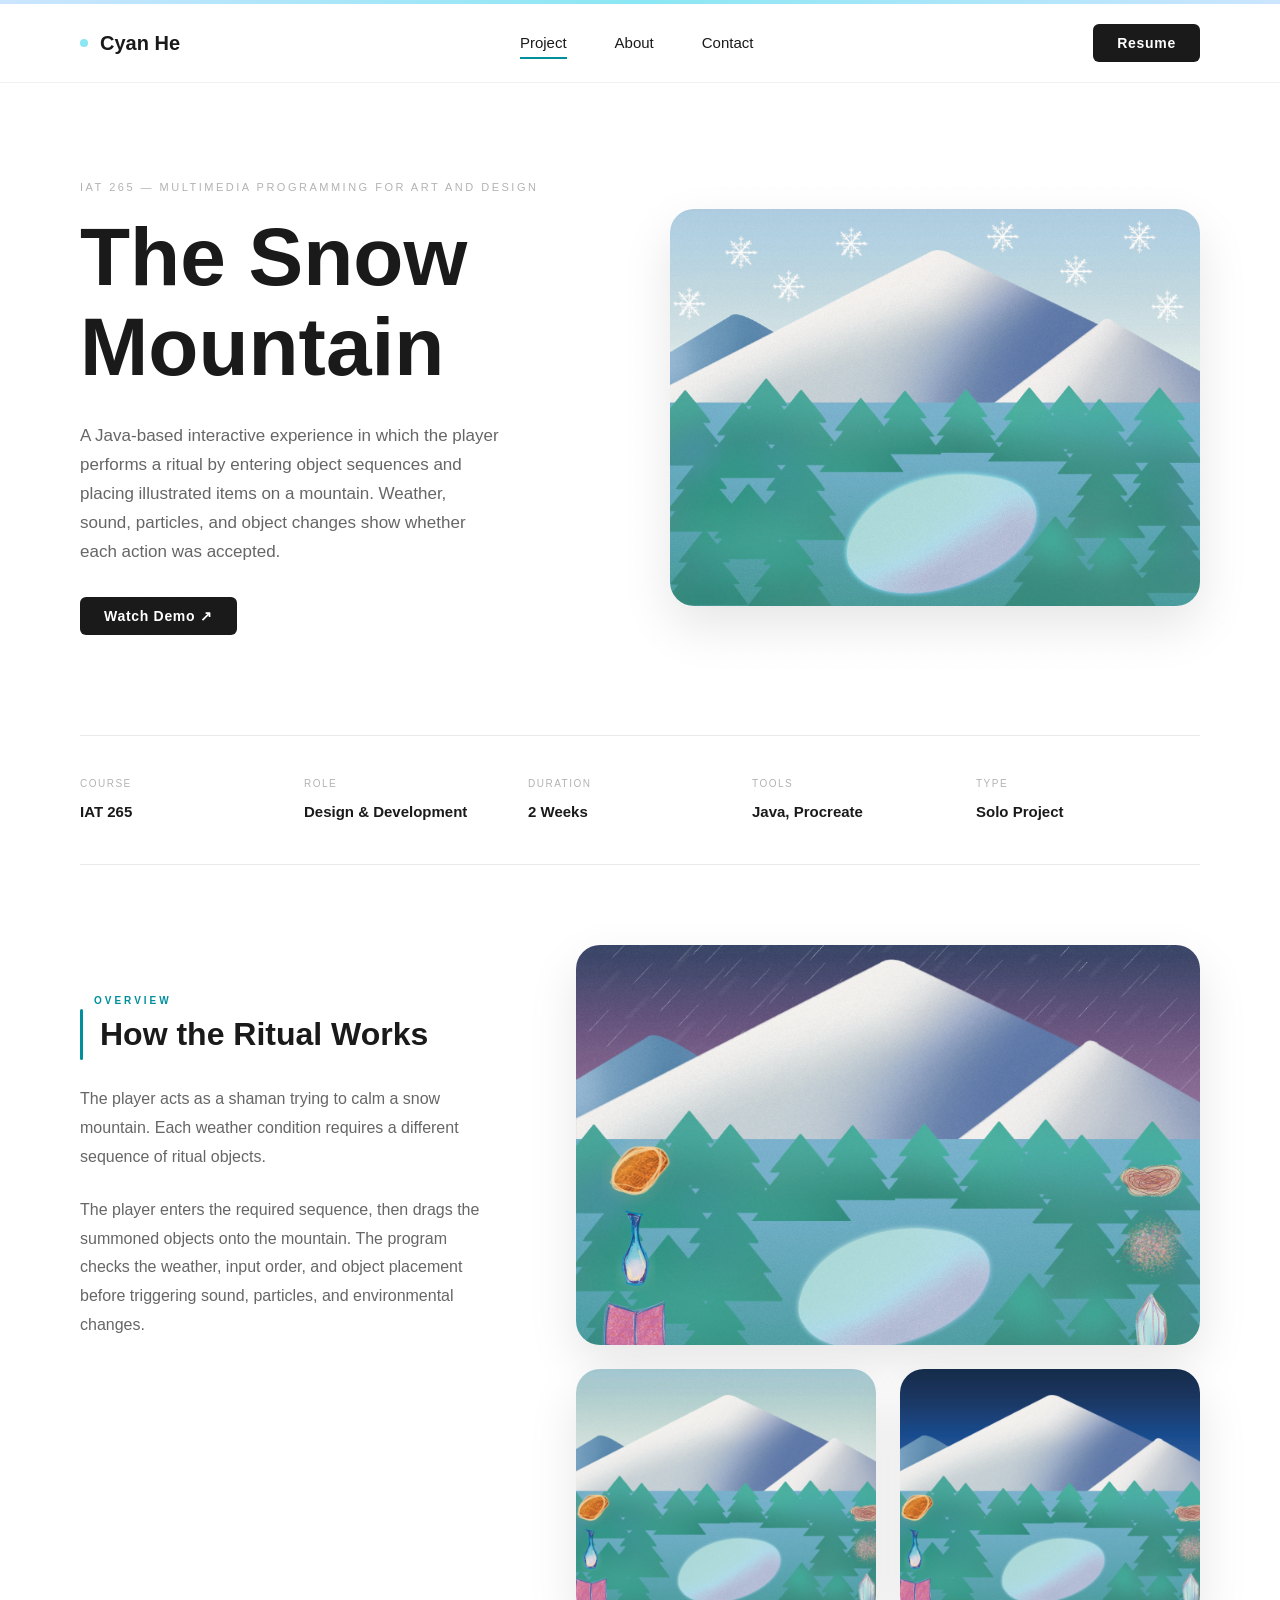
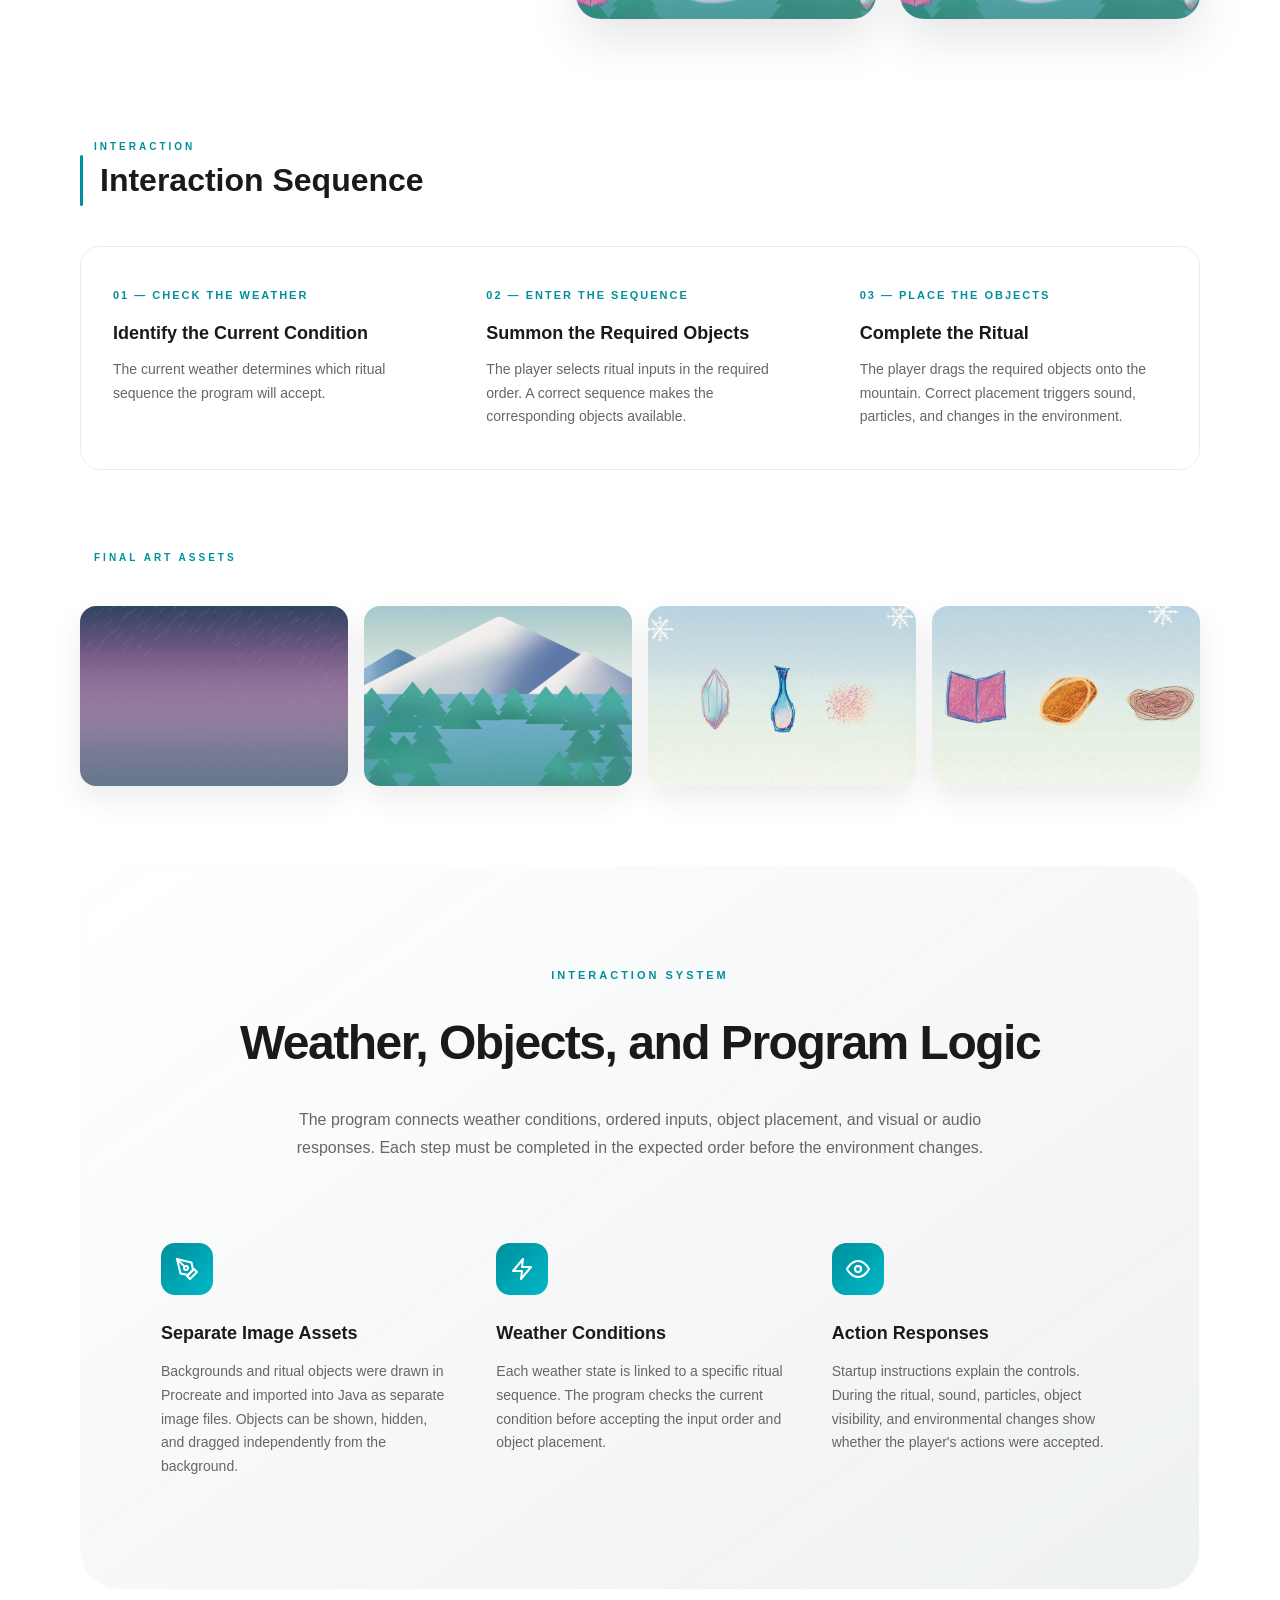
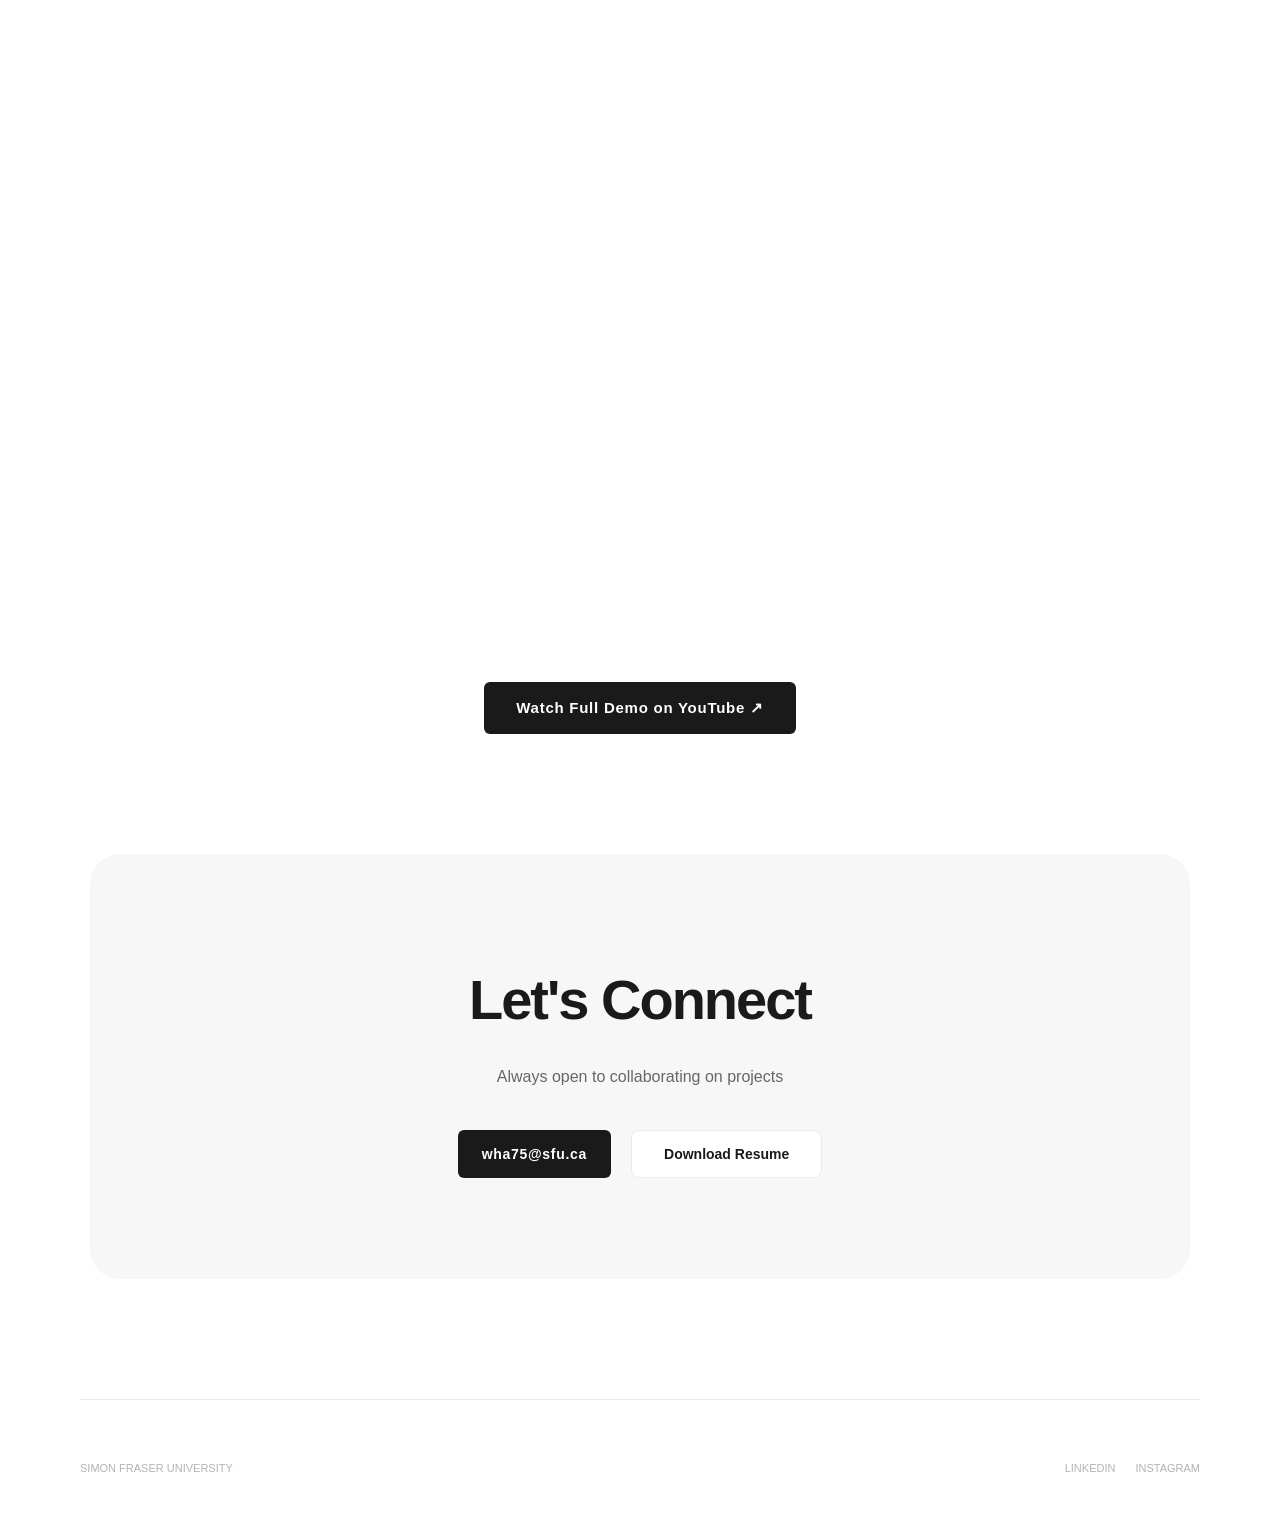
<file: snow-mountain.html>
<!DOCTYPE html>
<html lang="en">

<head>
    <meta charset="UTF-8">
    <meta name="viewport" content="width=device-width, initial-scale=1.0">
    <title>The Snow Mountain - Project</title>
    <meta name="description"
        content="The Snow Mountain — an interactive ritual system built in Java, using weather states and environmental feedback instead of UI. A case study by Cyan He.">
    <link rel="icon" href="assets/site/favicon.svg" type="image/svg+xml">
    <meta property="og:type" content="article">
    <meta property="og:title" content="The Snow Mountain — Interaction Case Study">
    <meta property="og:description"
        content="An interactive ritual system built in Java, using weather and environmental feedback instead of explicit UI.">
    <meta property="og:image"
        content="https://hwy513827989-stack.github.io/Portfolio-Website/assets/projects/snow-mountain/cover.png">
    <meta property="og:url" content="https://hwy513827989-stack.github.io/Portfolio-Website/snow-mountain.html">
    <meta name="twitter:card" content="summary_large_image">
    <link rel="stylesheet" href="style.css">
</head>

<body>

    <header>
        <div class="header-inner">
            <a href="index.html" class="logo"><span>Cyan He</span></a>
            <button class="nav-toggle" aria-label="Menu" aria-expanded="false" aria-controls="site-nav">
                <span></span><span></span><span></span>
            </button>
            <nav id="site-nav">
                <ul>
                    <li class="nav-active"><a href="index.html#projects">Project</a></li>
                    <li><a href="about.html">About</a></li>
                    <li><a href="#connect-footer">Contact</a></li>
                    <li class="nav-resume-item"><a href="assets/documents/cyan-he-resume.pdf"
                            download="Cyan_He_Resume.pdf" class="btn-primary"
                            style="text-decoration:none; margin-top:16px;">Resume</a></li>
                </ul>
            </nav>
            <a href="assets/documents/cyan-he-resume.pdf" download="Cyan_He_Resume.pdf" class="btn-primary"
                style="text-decoration: none;">Resume</a>
        </div>
    </header>
    <div class="nav-backdrop"></div>

    <div class="container">

        <section class="project-hero reveal">
            <div class="hero-text">
                <div style="font-size: 11px; color: var(--text-light); letter-spacing: 2.5px; margin-bottom: 15px; transition: color 0.3s ease; cursor: default;"
                    onmouseover="this.style.color='#555555'" onmouseout="this.style.color='var(--text-light)'">
                    IAT 265 — MULTIMEDIA PROGRAMMING FOR ART AND DESIGN
                </div>
                <h1>The Snow<br>Mountain</h1>
                <p
                    style="color: var(--text-secondary); margin: 30px 0; max-width: 420px; font-size: 17px; line-height: 1.7;">
                    A Java-based interactive experience in which the player performs a ritual by entering object
                    sequences and placing illustrated items on a mountain. Weather, sound, particles, and object changes
                    show whether each action was accepted.
                </p>
                <a href="https://www.youtube.com/watch?v=QS28fxFO2qI" target="_blank" class="btn-primary"
                    style="text-decoration: none; display: inline-flex; align-items: center; gap: 10px;">
                    Watch Demo ↗
                </a>
            </div>
            <div class="hero-image-wrapper">
                <img src="assets/projects/snow-mountain/cover.png"
                    alt="The Snow Mountain — project cover showing the ritual scene">
                <div class="caption">THE SNOW MOUNTAIN — COVER</div>
            </div>
        </section>

        <div class="meta-grid reveal">
            <div class="meta-item">
                <div class="label">COURSE</div>
                <div class="value">IAT 265</div>
            </div>
            <div class="meta-item">
                <div class="label">ROLE</div>
                <div class="value">Design & Development</div>
            </div>
            <div class="meta-item">
                <div class="label">DURATION</div>
                <div class="value">2 Weeks</div>
            </div>
            <div class="meta-item">
                <div class="label">TOOLS</div>
                <div class="value">Java, Procreate</div>
            </div>
            <div class="meta-item">
                <div class="label">TYPE</div>
                <div class="value">Solo Project</div>
            </div>
        </div>

        <section class="reveal" style="display: grid; grid-template-columns: 1fr 1.5fr; gap: 80px; margin: 0 0 120px;">
            <div class="intro-body">
                <div class="section-eyebrow">Overview</div>
                <h2 class="intro-title">How the Ritual Works</h2>
                <p>
                    The player acts as a shaman trying to calm a snow mountain. Each weather condition requires a
                    different sequence of ritual objects.
                </p>
                <p>
                    The player enters the required sequence, then drags the summoned objects onto the mountain. The
                    program checks the weather, input order, and object placement before triggering sound, particles,
                    and environmental changes.
                </p>
            </div>
            <div class="intro-image-grid">
                <div class="hero-image-wrapper img-large">
                    <img src="assets/projects/snow-mountain/weather-heavy-rain.png"
                        alt="Heavy rain weather state during ritual">
                    <div class="caption">HEAVY RAIN — WEATHER STATE</div>
                </div>
                <div class="hero-image-wrapper img-small">
                    <img src="assets/projects/snow-mountain/weather-sun.png"
                        alt="Sunny ritual scene with mountain in daylight">
                    <div class="caption">SUNSHINE — RITUAL SCENE</div>
                </div>
                <div class="hero-image-wrapper img-small">
                    <img src="assets/projects/snow-mountain/weather-night.png"
                        alt="Night ritual scene with darkened mountain">
                    <div class="caption">NIGHT — RITUAL SCENE</div>
                </div>
            </div>
        </section>

        <section class="reveal" style="margin-bottom: 40px;">
            <div class="section-eyebrow">Interaction</div>
            <h2 class="intro-title">Interaction Sequence</h2>
        </section>

        <div class="process-timeline reveal">
            <div class="process-step">
                <div class="process-step-num">01 — CHECK THE WEATHER</div>
                <h3>Identify the Current Condition</h3>
                <p>The current weather determines which ritual sequence the program will accept.</p>
            </div>
            <div class="process-step">
                <div class="process-step-num">02 — ENTER THE SEQUENCE</div>
                <h3>Summon the Required Objects</h3>
                <p>The player selects ritual inputs in the required order. A correct sequence makes the corresponding
                    objects available.</p>
            </div>
            <div class="process-step">
                <div class="process-step-num">03 — PLACE THE OBJECTS</div>
                <h3>Complete the Ritual</h3>
                <p>The player drags the required objects onto the mountain. Correct placement triggers sound, particles,
                    and changes in the environment.</p>
            </div>
        </div>

        <div class="section-eyebrow reveal" style="margin-bottom: 16px;">Final Art Assets</div>
        <div class="sketch-row reveal">
            <div class="hero-image-wrapper">
                <img src="assets/projects/snow-mountain/background-art-01.png"
                    alt="Finished background artwork for The Snow Mountain">
                <div class="caption">BACKGROUND ART 01</div>
            </div>
            <div class="hero-image-wrapper">
                <img src="assets/projects/snow-mountain/background-art-02.png"
                    alt="Finished background artwork for The Snow Mountain">
                <div class="caption">BACKGROUND ART 02</div>
            </div>
            <div class="hero-image-wrapper">
                <img src="assets/projects/snow-mountain/ritual-object-01.png"
                    alt="Hand-drawn ritual object — offering item">
                <div class="caption">RITUAL OBJECT</div>
            </div>
            <div class="hero-image-wrapper">
                <img src="assets/projects/snow-mountain/ritual-object-02.png"
                    alt="Hand-drawn ritual object — offering item">
                <div class="caption">RITUAL OBJECT</div>
            </div>
        </div>

        <section class="feature-section reveal" style="margin-bottom: 80px;">
            <div style="margin: 0 auto 70px;">
                <div class="section-tag">INTERACTION SYSTEM</div>
                <h2>Weather, Objects, and Program Logic</h2>
                <p class="section-desc">
                    The program connects weather conditions, ordered inputs, object placement, and visual or audio
                    responses. Each step must be completed in the expected order before the environment changes.
                </p>
            </div>
            <div class="tech-grid-3">
                <div class="tech-card-new">
                    <div class="tech-icon-box">
                        <svg viewBox="0 0 24 24">
                            <path d="M12 19l7-7 3 3-7 7-3-3z" />
                            <path d="M18 13l-1.5-7.5L2 2l3.5 14.5L13 18l5-5z" />
                            <path d="M2 2l7.586 7.586" />
                            <circle cx="11" cy="11" r="2" />
                        </svg>
                    </div>
                    <h3>Separate Image Assets</h3>
                    <p>Backgrounds and ritual objects were drawn in Procreate and imported into Java as separate image
                        files. Objects can be shown, hidden, and dragged independently from the background.
                    </p>
                </div>
                <div class="tech-card-new">
                    <div class="tech-icon-box">
                        <svg viewBox="0 0 24 24">
                            <polyline points="13 2 3 14 12 14 11 22 21 10 12 10 13 2" />
                        </svg>
                    </div>
                    <h3>Weather Conditions</h3>
                    <p>Each weather state is linked to a specific ritual sequence. The program checks the current
                        condition before accepting the input order and object placement.</p>
                </div>
                <div class="tech-card-new">
                    <div class="tech-icon-box">
                        <svg viewBox="0 0 24 24">
                            <path d="M1 12s4-8 11-8 11 8 11 8-4 8-11 8-11-8-11-8z" />
                            <circle cx="12" cy="12" r="3" />
                        </svg>
                    </div>
                    <h3>Action Responses</h3>
                    <p>Startup instructions explain the controls. During the ritual, sound, particles, object
                        visibility, and environmental changes show whether the player's actions were accepted.</p>
                </div>
            </div>
        </section>

        <section class="reveal" style="margin-bottom: 40px;">
            <div class="section-eyebrow">Reflection</div>
            <h2 class="intro-title">Takeaways</h2>
        </section>

        <div class="takeaways-grid reveal">
            <div class="takeaway-item">
                <div class="takeaway-num">LEARNING 01</div>
                <h3>State Changes Need Clear Confirmation</h3>
                <p>When environmental changes were too subtle, it was difficult to tell whether an action had been
                    accepted. Sound and particles made successful actions easier to recognise.</p>
            </div>
            <div class="takeaway-item">
                <div class="takeaway-num">LEARNING 02</div>
                <h3>Drag Targets Need Enough Tolerance</h3>
                <p>Small or irregular target areas made object placement unreliable. The target zones needed to be
                    larger than the visible illustrated shapes.</p>
            </div>
            <div class="takeaway-item">
                <div class="takeaway-num">IF I DID IT AGAIN — 01</div>
                <h3>Test Hit Areas Before Final Artwork</h3>
                <p>I would test clickable, draggable, and target regions before completing the final assets instead of
                    adjusting collision areas after the artwork was finished.</p>
            </div>
            <div class="takeaway-item">
                <div class="takeaway-num">IF I DID IT AGAIN — 02</div>
                <h3>Add More Types of Input</h3>
                <p>A future version could use held inputs, traced paths, or timed sequences instead of relying only on
                    clicking and dragging.</p>
            </div>
        </div>

        <div class="reveal" style="text-align: center; margin-bottom: 120px;">
            <a href="https://www.youtube.com/watch?v=QS28fxFO2qI" target="_blank" class="btn-primary"
                style="text-decoration: none; display: inline-flex; align-items: center; gap: 10px; padding: 14px 32px; font-size: 15px;">
                Watch Full Demo on YouTube ↗
            </a>
        </div>

        <section id="connect-footer" class="connect-section reveal">
            <h2>Let's Connect</h2>
            <p style="margin: 20px 0 40px; color: var(--text-secondary);">Always open to collaborating on projects</p>
            <div style="display: flex; justify-content: center; gap: 20px; flex-wrap: wrap;">
                <button class="btn-primary" onclick="
                navigator.clipboard.writeText('wha75@sfu.ca');
                this.textContent='Copied ✓';
                setTimeout(()=>this.textContent='wha75@sfu.ca',2000)
            ">wha75@sfu.ca</button>
                <a href="assets/documents/cyan-he-resume.pdf" download="Cyan_He_Resume.pdf" class="btn-secondary"
                    style="text-decoration: none;">Download Resume</a>
            </div>
        </section>

        <footer
            style="padding: 60px 0; display: flex; justify-content: space-between; font-size: 11px; color: var(--text-light); border-top: 1px solid var(--border-color); margin-top: 0;">
            <a href="https://www.sfu.ca/" target="_blank" style="text-decoration: none; color: inherit;">SIMON FRASER
                UNIVERSITY</a>
            <div style="display: flex; gap: 20px;">
                <a href="https://www.linkedin.com/in/wenyi-he-4a7356413?utm_source=share_via&utm_content=profile&utm_medium=member_ios"
                    style="text-decoration: none; color: inherit;">LINKEDIN</a>
                <a href="https://www.instagram.com/wzamgqs" target="_blank"
                    style="text-decoration: none; color: inherit;">INSTAGRAM</a>
            </div>
        </footer>

    </div>
    <script src="script.js"></script>
</body>

</html>
</file>
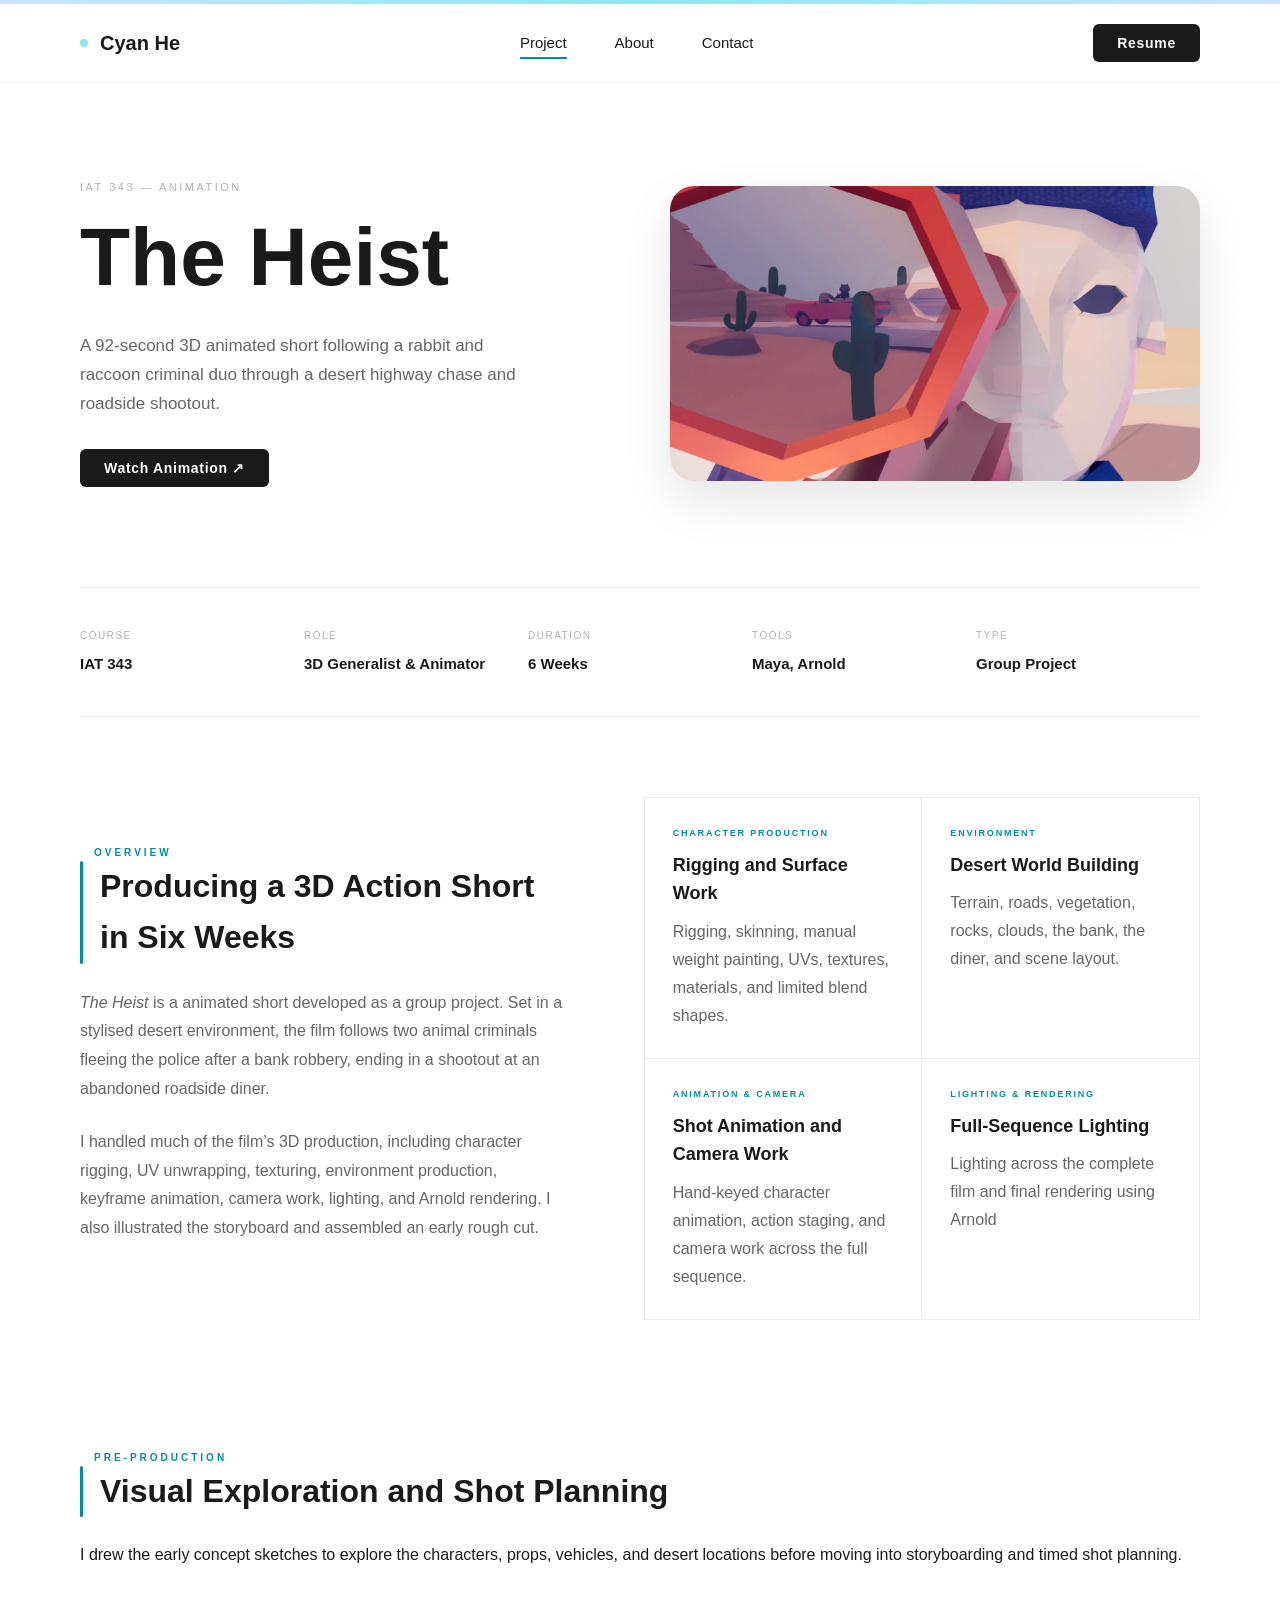
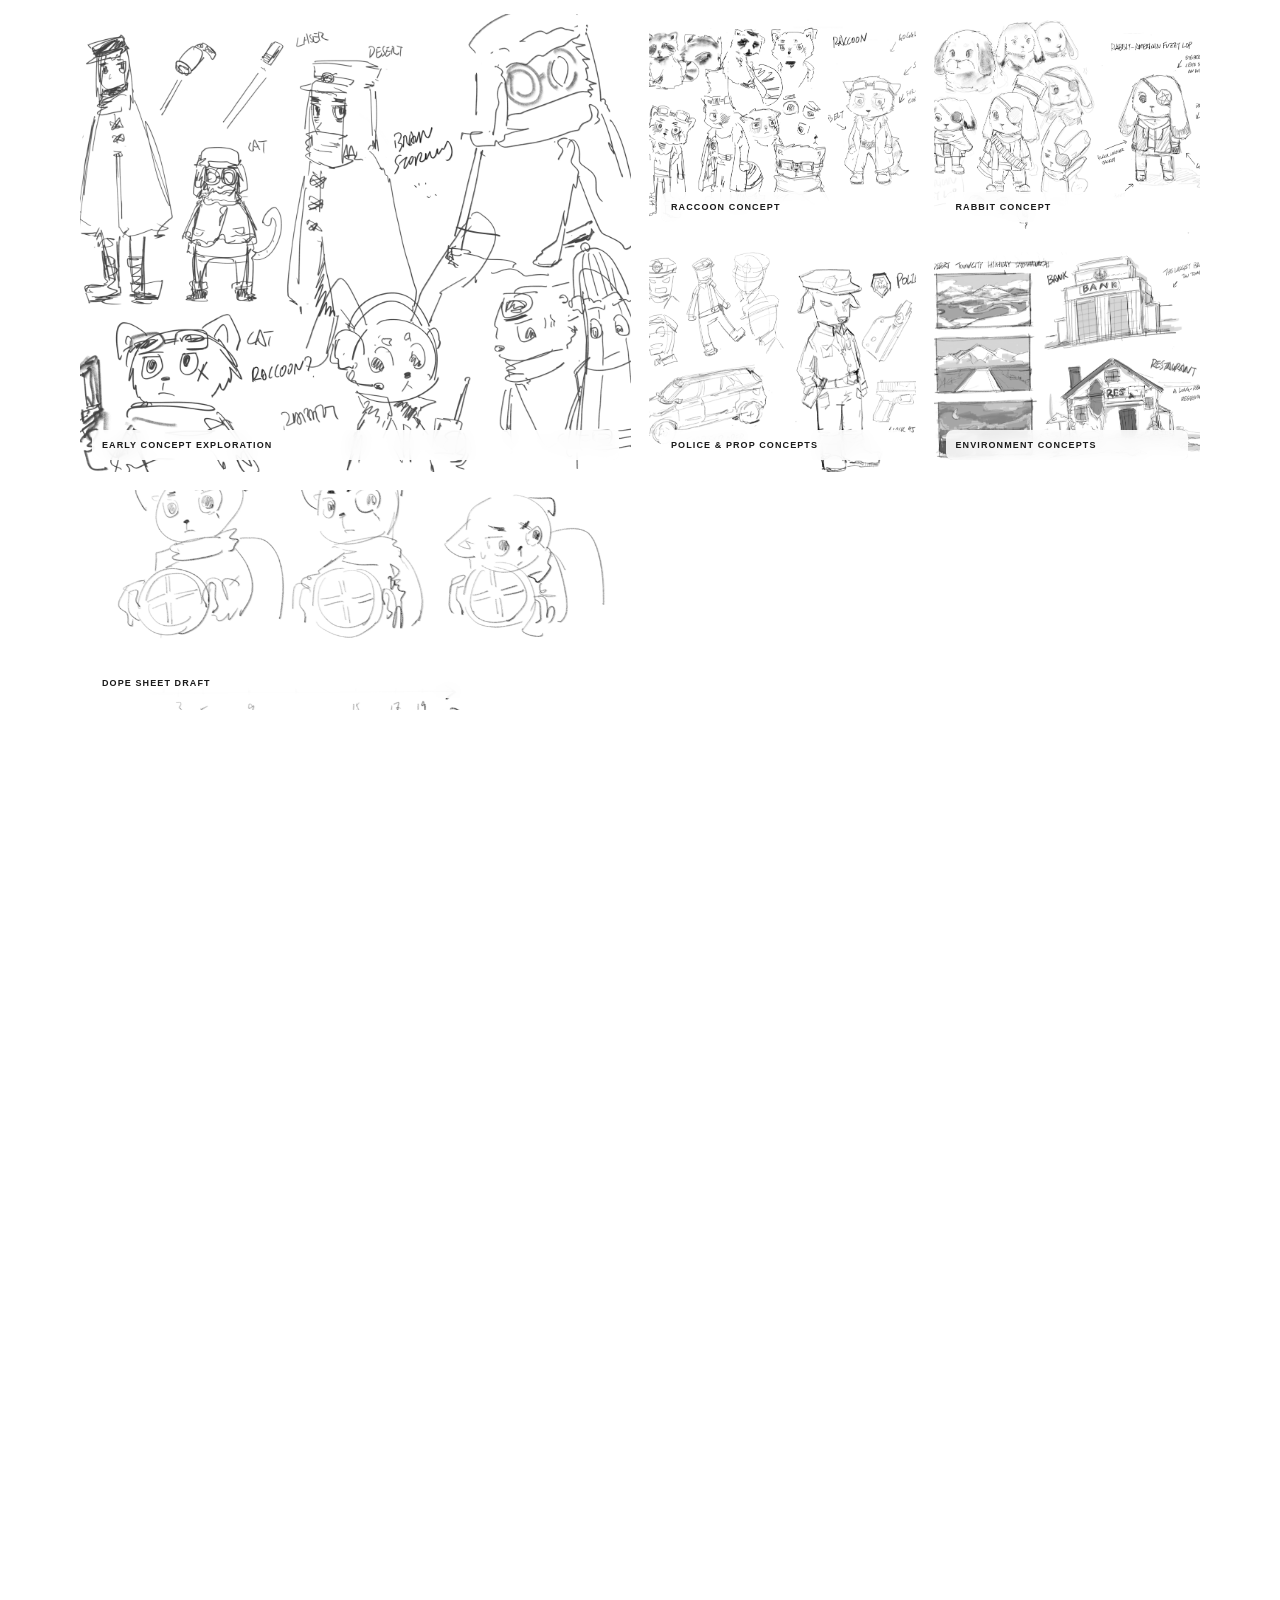
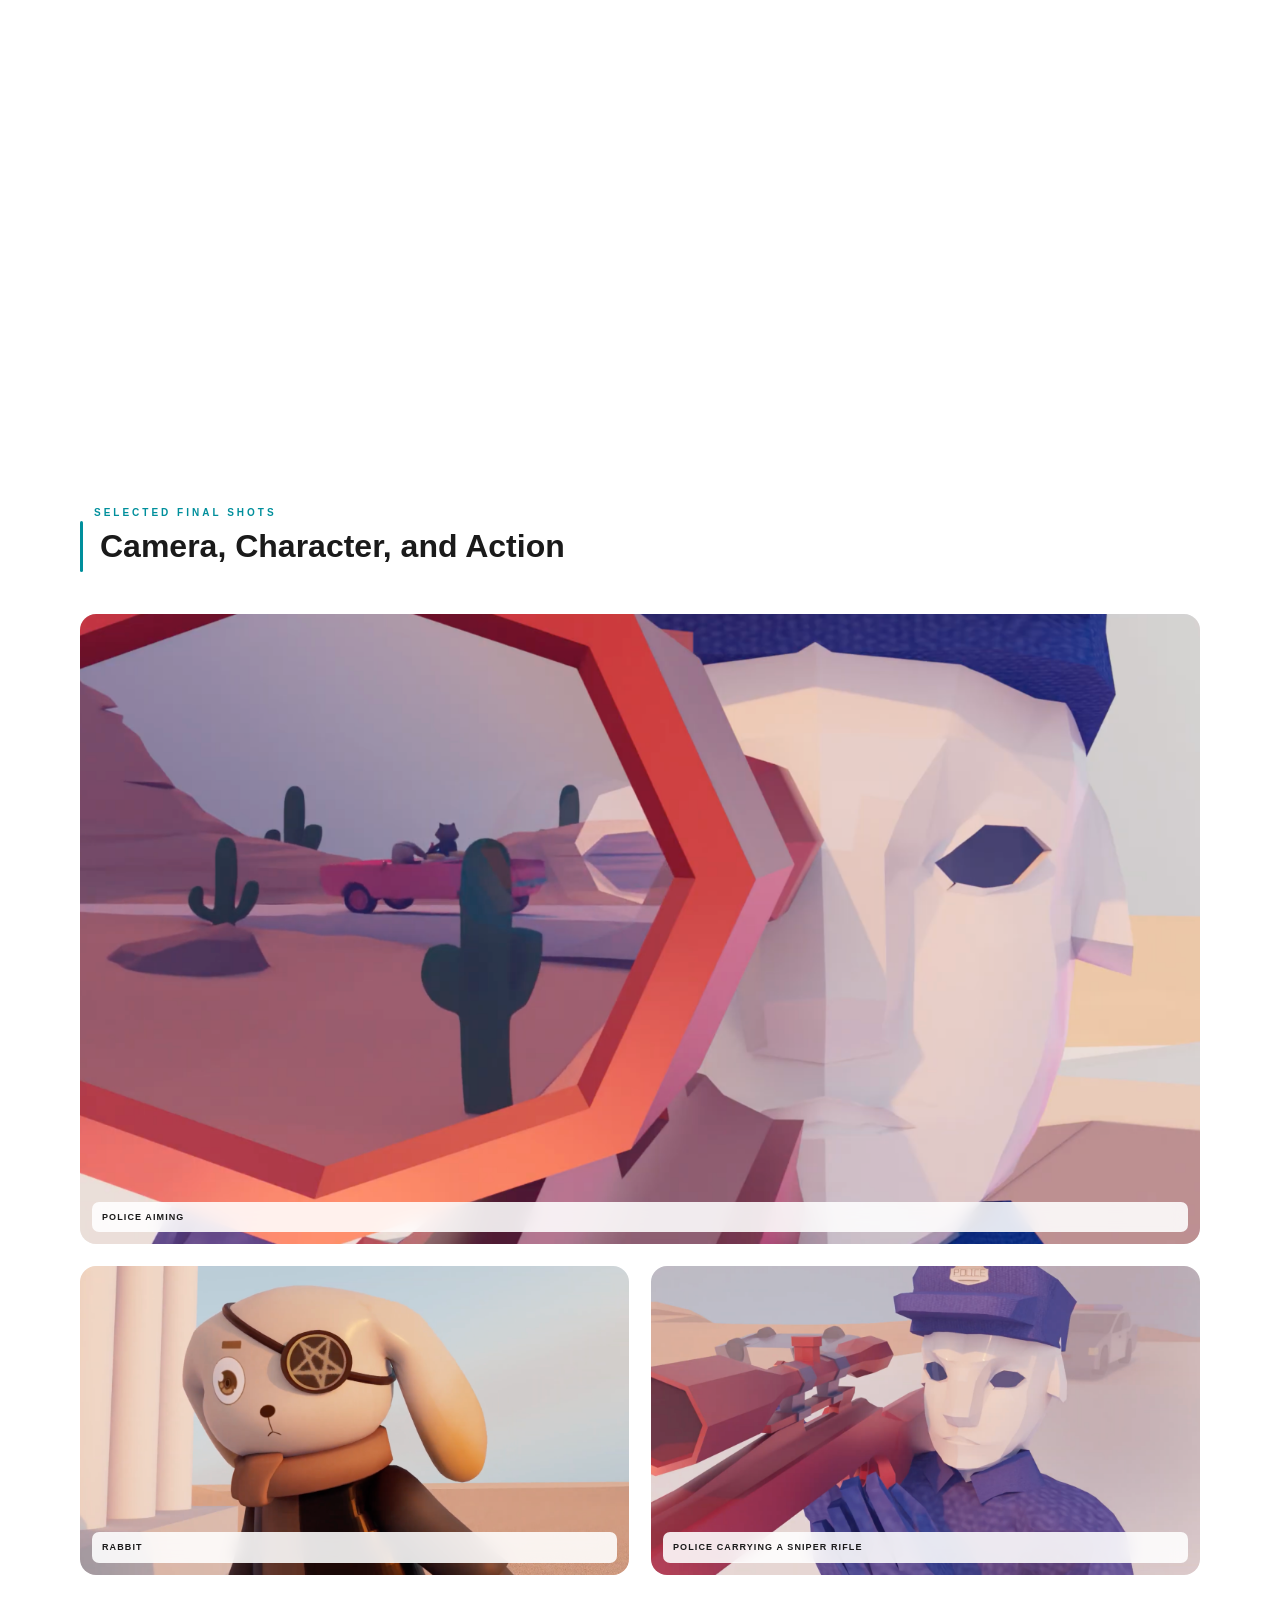
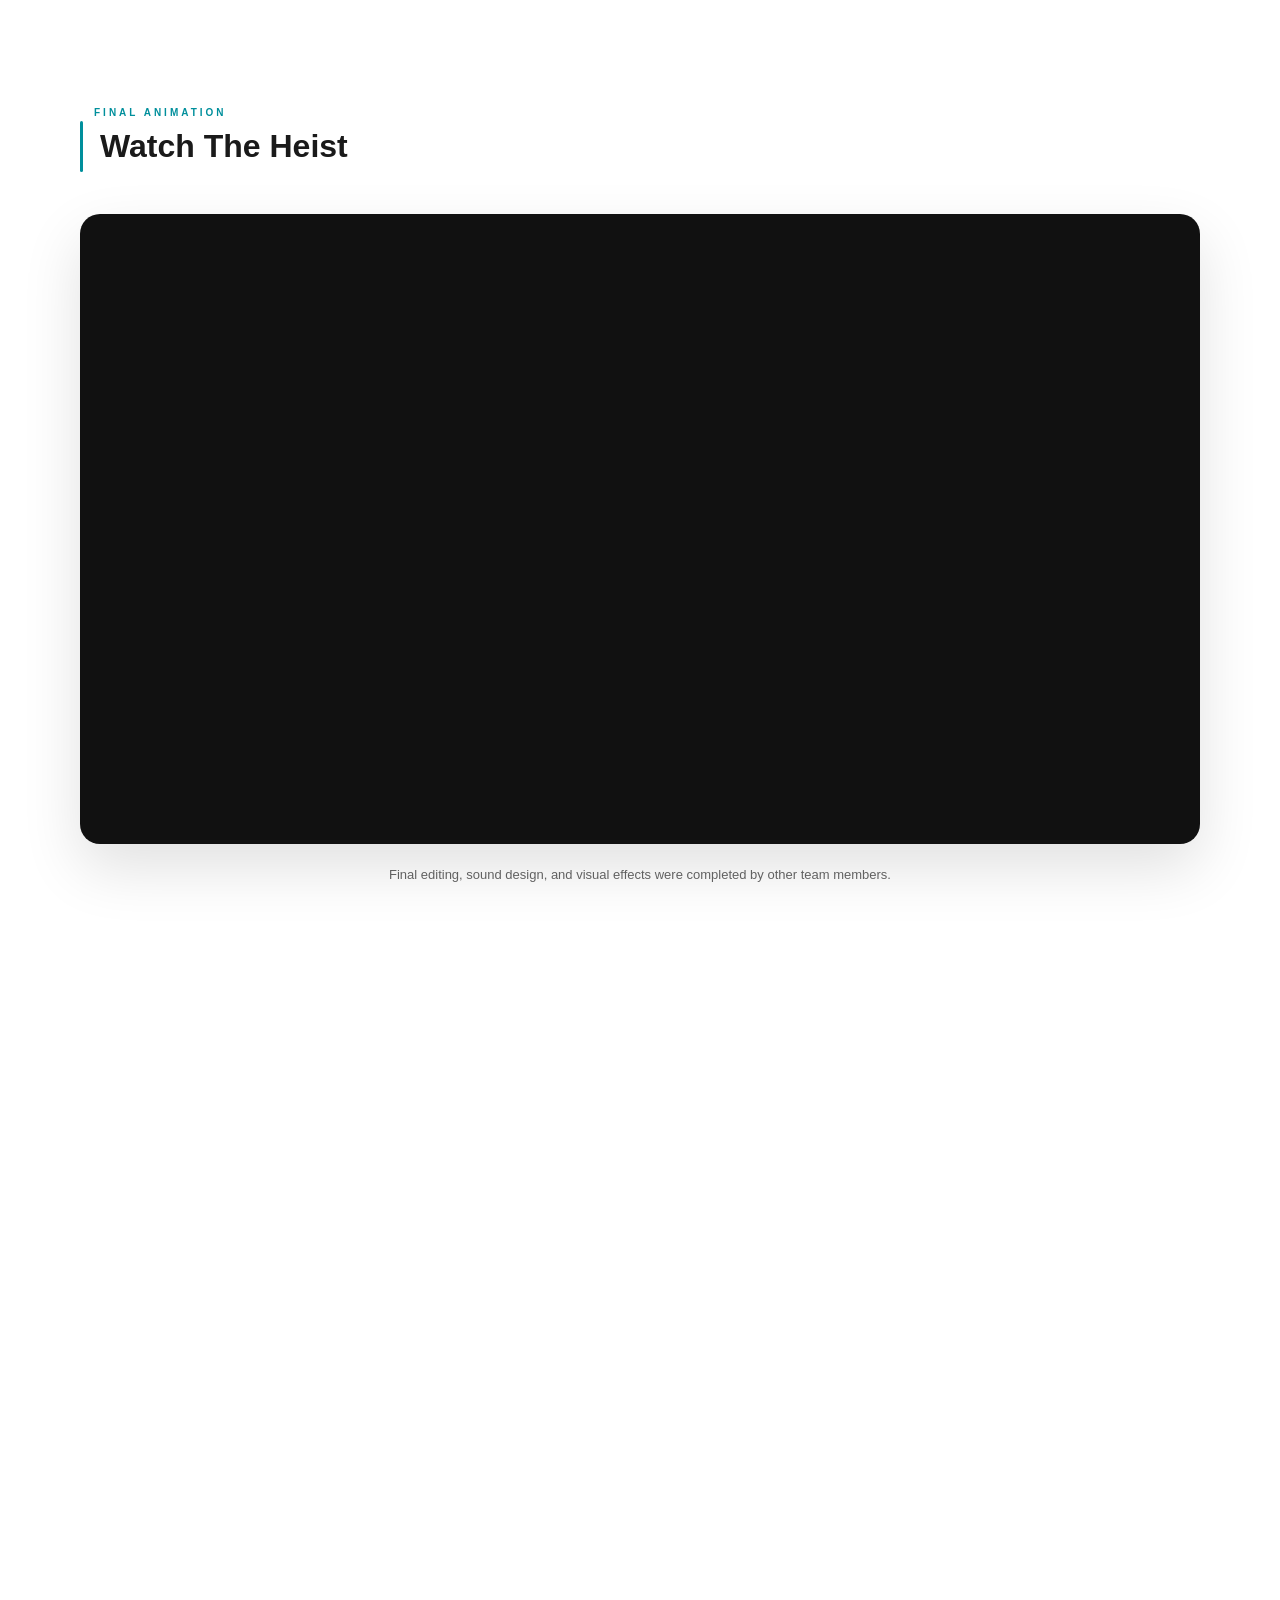
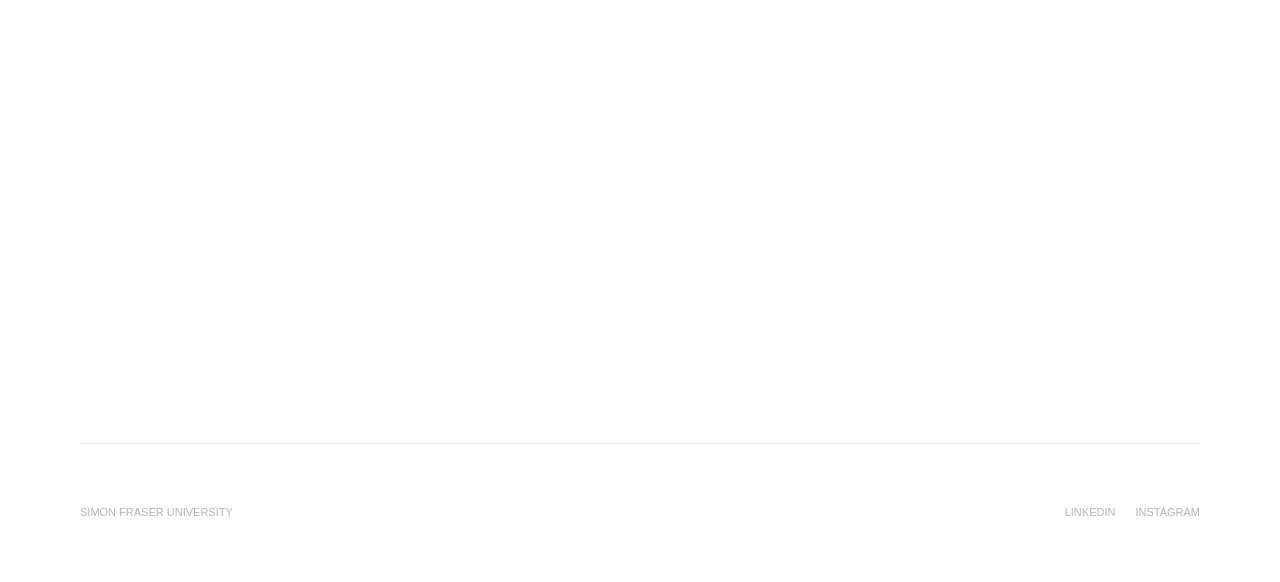
<file: the-heist.html>
<!DOCTYPE html>
<html lang="en">

<head>
    <meta charset="UTF-8">
    <meta name="viewport" content="width=device-width, initial-scale=1.0">

    <title>The Heist — Cyan He</title>

    <meta name="description"
        content="The Heist is a 1 minute 32s 3D animated short. Cyan He worked across character rigging, animation, environments, camera, lighting, and Arnold rendering.">
    <link rel="icon" href="assets/site/favicon.svg" type="image/svg+xml">

    <meta property="og:type" content="article">
    <meta property="og:title" content="The Heist — 3D Animation Project">
    <meta property="og:description"
        content="A 3D animated short created in Maya, with work across rigging, keyframe animation, environments, camera, lighting, and Arnold rendering.">
    <meta property="og:image"
        content="https://hwy513827989-stack.github.io/Portfolio-Website/assets/projects/the-heist/cover.png">
    <meta property="og:url" content="https://hwy513827989-stack.github.io/Portfolio-Website/the-heist.html">

    <meta name="twitter:card" content="summary_large_image">

    <link rel="stylesheet" href="style.css">
</head>

<body>

    <header>
        <div class="header-inner">
            <a href="index.html" class="logo"><span>Cyan He</span></a>
            <button class="nav-toggle" aria-label="Menu" aria-expanded="false" aria-controls="site-nav">
                <span></span><span></span><span></span>
            </button>
            <nav id="site-nav">
                <ul>
                    <li class="nav-active"><a href="index.html#projects">Project</a></li>
                    <li><a href="about.html">About</a></li>
                    <li><a href="#connect-footer">Contact</a></li>
                    <li class="nav-resume-item"><a href="assets/documents/cyan-he-resume.pdf"
                            download="Cyan_He_Resume.pdf" class="btn-primary"
                            style="text-decoration:none; margin-top:16px;">Resume</a></li>
                </ul>
            </nav>
            <a href="assets/documents/cyan-he-resume.pdf" download="Cyan_He_Resume.pdf" class="btn-primary"
                style="text-decoration: none;">Resume</a>
        </div>
    </header>

    <div class="nav-backdrop"></div>

    <main class="container">

        <!-- Hero -->
        <section class="project-hero reveal">

            <div class="hero-text">

                <div class="project-kicker">
                    IAT 343 — Animation
                </div>

                <h1>The Heist</h1>

                <p class="project-hero-summary">
                    A 92-second 3D animated short following a rabbit
                    and raccoon criminal duo through a desert highway chase
                    and roadside shootout.
                </p>

                <a href="https://youtu.be/xJ7xn-xMzL4" target="_blank" rel="noopener noreferrer" class="btn-primary">
                    Watch Animation ↗
                </a>

            </div>

            <div class="hero-image-wrapper">

                <img src="assets/projects/the-heist/cover.png"
                    alt="A police officer aiming at the camera, the protagonist's car reflected in the scope.">

                <div class="caption">
                    POLICE AIMING
                </div>

            </div>

        </section>

        <!-- Metadata -->
        <div class="meta-grid reveal">

            <div class="meta-item">
                <div class="label">COURSE</div>
                <div class="value">IAT 343</div>
            </div>

            <div class="meta-item">
                <div class="label">ROLE</div>
                <div class="value">3D Generalist &amp; Animator</div>
            </div>

            <div class="meta-item">
                <div class="label">DURATION</div>
                <div class="value">6 Weeks</div>
            </div>

            <div class="meta-item">
                <div class="label">TOOLS</div>
                <div class="value">Maya, Arnold</div>
            </div>

            <div class="meta-item">
                <div class="label">TYPE</div>
                <div class="value">Group Project</div>
            </div>

        </div>

        <!-- Overview -->
        <section class="heist-overview reveal">

            <div class="intro-body">

                <div class="section-eyebrow">
                    overview
                </div>

                <h2 class="intro-title">
                    Producing a 3D Action Short in Six Weeks
                </h2>

                <p>
                    <em>The Heist</em> is a animated short developed
                    as a group project. Set in a stylised desert environment,
                    the film follows two animal criminals fleeing the police
                    after a bank robbery, ending in a shootout at an abandoned
                    roadside diner.
                </p>

                <p>
                    I handled much of the film’s 3D production, including
                    character rigging, UV unwrapping, texturing, environment
                    production, keyframe animation, camera work, lighting, and
                    Arnold rendering. I also illustrated the storyboard and
                    assembled an early rough cut.
                </p>

            </div>

            <div class="heist-role-grid" aria-label="Key project contributions">

                <article class="heist-role-item">

                    <div class="heist-role-label">
                        Character Production
                    </div>

                    <h3>Rigging and Surface Work</h3>

                    <p>
                        Rigging, skinning, manual weight painting, UVs,
                        textures, materials, and limited blend shapes.
                    </p>

                </article>

                <article class="heist-role-item">

                    <div class="heist-role-label">
                        Environment
                    </div>

                    <h3>Desert World Building</h3>

                    <p>
                        Terrain, roads, vegetation, rocks, clouds, the bank,
                        the diner, and scene layout.
                    </p>

                </article>

                <article class="heist-role-item">

                    <div class="heist-role-label">
                        Animation &amp; Camera
                    </div>

                    <h3>Shot Animation and Camera Work</h3>

                    <p>
                        Hand-keyed character animation, action staging, and camera
                        work across the full sequence.
                    </p>

                </article>

                <article class="heist-role-item">

                    <div class="heist-role-label">
                        Lighting &amp; Rendering
                    </div>

                    <h3>Full-Sequence Lighting</h3>

                    <p>
                        Lighting across the complete film and final rendering
                        using Arnold
                    </p>

                </article>

            </div>

        </section>

        <!-- Pre-production heading -->
        <section class="reveal heist-section-heading">

            <div class="section-eyebrow">
                pre-production
            </div>

            <h2 class="intro-title">
                Visual Exploration and Shot Planning
            </h2>

            <p class="section-desc">
                I drew the early concept sketches to explore the characters,
                props, vehicles, and desert locations before moving into
                storyboarding and timed shot planning.
            </p>

        </section>

        <!-- Concept artwork -->
        <section class="heist-sketch-grid reveal" aria-label="Concept sketches">

            <button class="zoomable-image heist-sketch-large" type="button"
                data-full="assets/projects/the-heist/Sketch.png" data-cap="Early character and prop exploration">

                <img src="assets/projects/the-heist/Sketch.png"
                    alt="Early concept exploration for characters and props">

                <span class="caption">
                    EARLY CONCEPT EXPLORATION
                </span>

            </button>

            <button class="zoomable-image" type="button" data-full="assets/projects/the-heist/Sketch_Raccoon.png"
                data-cap="Raccoon concept exploration">

                <img src="assets/projects/the-heist/Sketch_Raccoon.png" alt="Raccoon character concept sketches">

                <span class="caption">
                    RACCOON CONCEPT
                </span>

            </button>

            <button class="zoomable-image" type="button" data-full="assets/projects/the-heist/Sketch_Rabbit.png"
                data-cap="Rabbit concept exploration">

                <img src="assets/projects/the-heist/Sketch_Rabbit.png" alt="Rabbit character concept sketches">

                <span class="caption">
                    RABBIT CONCEPT
                </span>

            </button>

            <button class="zoomable-image" type="button" data-full="assets/projects/the-heist/Sketch_Police.png"
                data-cap="Police character, vehicle, and prop exploration">

                <img src="assets/projects/the-heist/Sketch_Police.png"
                    alt="Police character, vehicle, and weapon concept sketches">

                <span class="caption">
                    POLICE &amp; PROP CONCEPTS
                </span>

            </button>

            <button class="zoomable-image" type="button" data-full="assets/projects/the-heist/Sketch-Buildings.png"
                data-cap="Desert highway, bank, and diner concepts">

                <img src="assets/projects/the-heist/Sketch-Buildings.png"
                    alt="Environment concepts for the desert highway, bank, and diner">

                <span class="caption">
                    ENVIRONMENT CONCEPTS
                </span>

            </button>

            <button class="zoomable-image heist-dope-sheet" type="button"
                data-full="assets/projects/the-heist/Dope Sheet.png" data-cap="Early dope sheet draft">

                <img src="assets/projects/the-heist/Dope Sheet.png" alt="Early dope sheet timing draft">

                <span class="caption">
                    DOPE SHEET DRAFT
                </span>

            </button>

        </section>

        <!-- Storyboard -->

        <section class="heist-storyboard-section reveal">

            <div class="heist-storyboard-copy">

                <div class="section-eyebrow">
                    storyboard
                </div>

                <h2 class="intro-title">
                    Translating the Story into Shots
                </h2>

                <p class="section-desc">
                    I illustrated the storyboard and edited it into a timed
                    video to establish shot order, framing, camera direction,
                    pacing, and the transition from the highway chase to the
                    diner sequence.
                </p>

                <p class="section-desc">
                    The full storyboard PDF records shot size, camera angle,
                    camera movement, action, location, and approximate timing
                    across the sequence.
                </p>

                <div class="heist-link-row">
                    <a href="assets/projects/the-heist/Storyboard.pdf" target="_blank" rel="noopener noreferrer"
                        class="btn-secondary">
                        View Storyboard PDF ↗
                    </a>
                </div>

            </div>

            <div class="heist-storyboard-media">

                <div class="heist-video-frame">

                    <iframe src="https://www.youtube.com/embed/IsT8QTMHOrU" title="The Heist storyboard video"
                        loading="lazy"
                        allow="accelerometer; autoplay; clipboard-write; encrypted-media; gyroscope; picture-in-picture; web-share"
                        referrerpolicy="strict-origin-when-cross-origin" allowfullscreen>
                    </iframe>

                </div>

                <p class="heist-media-caption">
                    TIMED STORYBOARD VIDEO
                </p>

            </div>

        </section>

        <!-- Character production heading -->
        <section class="reveal heist-section-heading heist-section-heading-spaced">

            <div class="section-eyebrow">
                character production
            </div>

            <h2 class="intro-title">
                From Neutral Models to Animated Poses
            </h2>

            <p class="section-desc">
                I modelled the final police character and completed UVs,
                textures, materials, rigging, skinning, manual weight
                painting, blend shapes, and animation across all three
                characters.
            </p>

            <p class="heist-credit-note heist-credit-note-wide">
                The rabbit and raccoon base models were created by another
                project contributor.
            </p>

        </section>

        <!-- Character galleries -->
        <div class="heist-character-groups reveal">

            <!-- Police -->
            <section class="heist-character-group">

                <div class="heist-character-heading">

                    <div class="section-tag">
                        police
                    </div>

                    <p>
                        Model, UVs, textures, materials, rig, skinning,
                        weighting, and animation by me.
                    </p>

                </div>

                <div class="heist-character-grid heist-character-grid-3">

                    <button class="zoomable-image" type="button" data-full="assets/projects/the-heist/police2.png"
                        data-cap="Police character — neutral pose">

                        <img src="assets/projects/the-heist/police2.png" alt="Police character in a neutral pose">

                        <span class="caption">
                            NEUTRAL POSE
                        </span>

                    </button>

                    <button class="zoomable-image" type="button" data-full="assets/projects/the-heist/police1.png"
                        data-cap="Police character — pose test">

                        <img src="assets/projects/the-heist/police1.png" alt="Police character pose test">

                        <span class="caption">
                            POSE TEST
                        </span>

                    </button>

                    <button class="zoomable-image" type="button" data-full="assets/projects/the-heist/police3.png"
                        data-cap="Police character — lit animation frame">

                        <img src="assets/projects/the-heist/police3.png"
                            alt="Police character in a lit animation frame">

                        <span class="caption">
                            ANIMATION FRAME
                        </span>

                    </button>

                </div>

            </section>

            <!-- Rabbit -->
            <section class="heist-character-group">

                <div class="heist-character-heading">

                    <div class="section-tag">
                        rabbit
                    </div>

                    <p>
                        UVs, textures, materials, rig, skinning, weighting,
                        blend shapes, and animation by me.
                    </p>

                </div>

                <div class="heist-character-grid">

                    <button class="zoomable-image" type="button" data-full="assets/projects/the-heist/rab2.png"
                        data-cap="Rabbit character — neutral pose">

                        <img src="assets/projects/the-heist/rab2.png" alt="Rabbit character in a neutral pose">

                        <span class="caption">
                            NEUTRAL POSE
                        </span>

                    </button>

                    <button class="zoomable-image" type="button" data-full="assets/projects/the-heist/rab1.png"
                        data-cap="Rabbit character — pose test">

                        <img src="assets/projects/the-heist/rab1.png" alt="Rabbit character pose test">

                        <span class="caption">
                            POSE TEST
                        </span>

                    </button>

                </div>

            </section>

            <!-- Raccoon -->
            <section class="heist-character-group">

                <div class="heist-character-heading">

                    <div class="section-tag">
                        raccoon
                    </div>

                    <p>
                        UVs, textures, materials, rig, skinning, weighting,
                        blend shapes, and animation by me.
                    </p>

                </div>

                <div class="heist-character-grid">

                    <button class="zoomable-image" type="button" data-full="assets/projects/the-heist/rac2.png"
                        data-cap="Raccoon character — neutral pose">

                        <img src="assets/projects/the-heist/rac2.png" alt="Raccoon character in a neutral pose">

                        <span class="caption">
                            NEUTRAL POSE
                        </span>

                    </button>

                    <button class="zoomable-image" type="button" data-full="assets/projects/the-heist/rac1.png"
                        data-cap="Raccoon character — pose test">

                        <img src="assets/projects/the-heist/rac1.png" alt="Raccoon character pose test">

                        <span class="caption">
                            POSE TEST
                        </span>

                    </button>

                </div>

            </section>

        </div>

        <!-- Rigging -->
        <section class="heist-process-block heist-process-block-reverse reveal">

            <div class="heist-process-copy">

                <div class="section-tag">
                    rigging
                </div>

                <h2>Joint Hierarchies and Manual Weighting</h2>

                <p>
                    I created the character joint hierarchies, applied
                    constraints, bound the meshes, and manually adjusted skin
                    weights. Limited blend shapes supported selected facial
                    changes, while most of the performance was communicated
                    through body poses.
                </p>

                <p>
                    Manual weighting was particularly time-consuming around
                    shoulders, hips, knees, and the rabbit’s ears, where the
                    meshes needed to hold up across exaggerated action poses.
                </p>

            </div>

            <div class="heist-process-gallery heist-rig-gallery">
                <button class="zoomable-image" type="button" data-full="assets/projects/the-heist/rab_rig.png"
                    data-cap="Rabbit rig and joint hierarchy">

                    <img src="assets/projects/the-heist/rab_rig.png"
                        alt="Rabbit model with visible rig and joint hierarchy">

                    <span class="caption">
                        RABBIT RIG
                    </span>

                </button>

                <button class="zoomable-image" type="button" data-full="assets/projects/the-heist/rac_rig.png"
                    data-cap="Raccoon rig and joint hierarchy">

                    <img src="assets/projects/the-heist/rac_rig.png"
                        alt="Raccoon model with visible rig and joint hierarchy">

                    <span class="caption">
                        RACCOON RIG
                    </span>

                </button>

            </div>

        </section>

        <!-- Animation, camera and lighting -->
        <section class="intro-body reveal">

            <div class="section-eyebrow">
                animation, camera &amp; lighting
            </div>

            <h2 class="intro-title">
                Staging the Action
            </h2>

            <p>
                The film was animated through hand-keyed poses and camera
                movement. I staged action across the desert highway and diner
                sequences, lit the complete film, and rendered the final sequence
                using Arnold.
            </p>

            <p>
                Camera movement was repeatedly adjusted to keep the chase
                readable without making the action visually unstable.
                Lighting also required extensive testing of direction,
                intensity, colour temperature, and contrast so that the
                characters remained legible against the bright desert
                environment.
            </p>

        </section>

        <!-- Selected shots -->
        <section class="heist-final-shots-section reveal">

            <div class="section-eyebrow">
                selected final shots
            </div>

            <h2 class="intro-title">
                Camera, Character, and Action
            </h2>

            <div class="heist-final-grid">

                <button class="zoomable-image heist-final-shot heist-final-shot-feature" type="button"
                    data-full="assets/projects/the-heist/Screenshot 2026-04-21 at 18.20.20(1).png"
                    data-cap="Rear-view mirror chase">

                    <img src="assets/projects/the-heist/frame1.png"
                        alt="Police officer watching the getaway car through the rear-view mirror">

                    <span class="caption">
                        POLICE AIMING
                    </span>

                </button>

                <button class="zoomable-image heist-final-shot" type="button"
                    data-full="assets/projects/the-heist/frame2.png"
                    data-cap="Rabbit inside the getaway car">

                    <img src="assets/projects/the-heist/frame2.png"
                        alt="Rabbit character inside the getaway car">

                    <span class="caption">
                        RABBIT
                    </span>

                </button>

                <button class="zoomable-image heist-final-shot" type="button"
                    data-full="assets/projects/the-heist/frame3.png"
                    data-cap="Police rifle close-up">

                    <img src="assets/projects/the-heist/frame3.png"
                        alt="Police officer holding a rifle">

                    <span class="caption">
                        POLICE CARRYING A SNIPER RIFLE
                    </span>

                </button>

            </div>

        </section>

        <!-- Final video -->
        <section class="reveal heist-video-section">

            <div class="section-eyebrow">
                final animation
            </div>

            <h2 class="intro-title">
                Watch The Heist
            </h2>

            <div class="heist-video-frame">

                <iframe src="https://www.youtube.com/embed/xJ7xn-xMzL4" title="The Heist — final animation"
                    loading="lazy"
                    allow="accelerometer; autoplay; clipboard-write; encrypted-media; gyroscope; picture-in-picture; web-share"
                    referrerpolicy="strict-origin-when-cross-origin" allowfullscreen>
                </iframe>

            </div>

            <p class="heist-video-credit">
                Final editing, sound design, and visual effects were completed
                by other team members.
            </p>

        </section>

        <!-- Reflection -->
        <section class="reveal heist-reflection-heading">

            <div class="section-eyebrow">
                reflection
            </div>

            <h2 class="intro-title">
                What I Would Change
            </h2>

        </section>

        <div class="takeaways-grid heist-reflection-grid reveal">

            <article class="takeaway-item">

                <div class="takeaway-num">
                    REFLECTION 01
                </div>

                <h3>Prioritising Shot Quality</h3>

                <p>
                    The large shot count created uneven polish across the
                    final film. In a future production, I would reduce the
                    number of shots and reserve more time for animation
                    timing, deformation cleanup, and continuity between
                    cameras.
                </p>

            </article>

            <article class="takeaway-item">

                <div class="takeaway-num">
                    REFLECTION 02
                </div>

                <h3>Designing Around Rig Limitations</h3>

                <p>
                    Manual weighting improved the main joint deformations,
                    but some extreme poses still created intersections. I
                    adjusted poses and camera placement to reduce visible
                    clipping. A future rig would need more corrective blend
                    shapes and earlier deformation testing.
                </p>

            </article>

        </div>

        <!-- Contact -->
        <section id="connect-footer" class="connect-section reveal">

            <h2>Let's Connect</h2>

            <p class="connect-copy">
                Currently seeking co-op opportunities in interaction design
                and creative technology.
            </p>

            <div class="connect-actions">

                <button id="copyEmailButton" class="btn-primary" type="button">
                    wha75@sfu.ca
                </button>

                <a href="assets/documents/cyan-he-resume.pdf" download="Cyan_He_Resume.pdf" class="btn-secondary">
                    Download Resume
                </a>

            </div>

        </section>

        <footer class="site-footer">

            <a href="https://www.sfu.ca/" target="_blank" rel="noopener noreferrer">
                SIMON FRASER UNIVERSITY
            </a>

            <div>

                <a href="https://www.linkedin.com/in/wenyi-he-4a7356413" target="_blank" rel="noopener noreferrer">
                    LINKEDIN
                </a>

                <a href="https://www.instagram.com/wzamgqs" target="_blank" rel="noopener noreferrer">
                    INSTAGRAM
                </a>

            </div>

        </footer>

    </main>

    <!-- Image lightbox -->
    <div class="asset-lightbox" id="assetLightbox" aria-hidden="true" role="dialog" aria-modal="true"
        aria-label="Expanded project image">

        <button class="asset-lightbox-close" id="assetLightboxClose" type="button" aria-label="Close image">
            ×
        </button>

        <img id="assetLightboxImg" alt="">

        <div class="asset-lightbox-cap" id="assetLightboxCap">
        </div>

    </div>

    <script src="script.js"></script>

</body>

</html>
</file>
<file: style.css>
/* =================================================================
   style.css — Cyan He Portfolio
   ================================================================= */


/* =================================================================
   01. Design Tokens
   ================================================================= */
:root {
    --bg-color: #ffffff;
    --text-main: #1a1a1a;
    --text-secondary: #666666;
    --text-light: #b3b3b3;
    --text-silver: #e0e4e5;
    --accent-teal: #008f9c;
    --accent-teal-soft: #8ae7f3;
    --border-color: #eaeaea;
    --dot-pattern: radial-gradient(#e0e0e0 0.5px, #ffffff 0.5px);
    --dot-size: 15px 15px;
}


/* =================================================================
   02. Reset & Base
   ================================================================= */
* {
    margin: 0;
    padding: 0;
    box-sizing: border-box;
}

html {
    scroll-behavior: smooth;
}

body {
    font-family: -apple-system, BlinkMacSystemFont, "Segoe UI", Roboto, sans-serif;
    background-color: var(--bg-color);
    color: var(--text-main);
    line-height: 1.6;
    overflow-x: hidden;
    -webkit-font-smoothing: antialiased;
}


/* =================================================================
   03. Layout — Container
   ================================================================= */
.container {
    max-width: 1200px;
    margin: 0 auto;
    padding: 0 40px;
    position: relative;
}


/* =================================================================
   04. Page Decorations
   ================================================================= */
body::before {
    content: '';
    position: fixed;
    top: 0;
    left: 0;
    width: 100%;
    height: 100%;
    background-image: var(--dot-pattern);
    background-size: var(--dot-size);
    opacity: 0.15;
    z-index: -2;
}

body::after {
    content: '';
    position: fixed;
    top: 0;
    left: 0;
    width: 100%;
    height: 4px;
    background: linear-gradient(90deg, #cce5ff, #8ae7f3, #cce5ff);
    z-index: 1001;
}


/* =================================================================
   05. Header & Navigation
   ================================================================= */
header {
    position: sticky;
    top: 4px;
    background: rgba(255, 255, 255, 0.8);
    backdrop-filter: blur(12px);
    -webkit-backdrop-filter: blur(12px);
    border-bottom: 1px solid rgba(0, 0, 0, 0.05);
    z-index: 1000;
}

.header-inner {
    display: flex;
    justify-content: space-between;
    align-items: center;
    max-width: 1200px;
    margin: 0 auto;
    padding: 20px 40px;
}

/* ----- Logo -----
   v1.1: removed rotation on hover; logo should be a stability anchor.
   Kept subtle color shift on the dot to signal "this is interactive". */
.logo {
    text-decoration: none;
    font-size: 20px;
    font-weight: 800;
    color: var(--text-main);
    display: flex;
    align-items: center;
}

.logo::before {
    content: '';
    width: 8px;
    height: 8px;
    background-color: var(--accent-teal-soft);
    border-radius: 50%;
    margin-right: 12px;
    transition: background-color 0.3s ease;
}

.logo:hover::before {
    background-color: var(--accent-teal);
}

.logo span {
    display: inline-block;
    transition: color 0.3s ease;
}

.logo:hover span {
    color: var(--accent-teal);
}

/* ----- Nav ----- */
nav ul {
    display: flex;
    align-items: center;
    gap: 48px;
    list-style: none;
}

nav a {
    text-decoration: none;
    font-size: 15px;
    font-weight: 500;
    color: var(--text-main);
    position: relative;
    padding: 6px 0;
    transition: color 0.3s ease;
}

nav a::after {
    content: '';
    position: absolute;
    bottom: -2px;
    left: 0;
    width: 100%;
    height: 2px;
    background-color: var(--accent-teal);
    transform: scaleX(0);
    transform-origin: left;
    transition: transform 0.3s cubic-bezier(0.25, 0.46, 0.45, 0.94);
}

nav a:hover {
    color: var(--accent-teal);
}

nav a:hover::after {
    transform: scaleX(1);
}

.nav-active a::after {
    transform: scaleX(1);
}


/* =================================================================
   06. Buttons
   v1.1: scale reduced from 1.05 → 1.02; scan-light kept (subtle and
   functional — signals "click target" on a real interactive element).
   ================================================================= */

/* ----- Primary Button ----- */
.btn-primary {
    background: var(--text-main);
    color: white;
    border: none;
    padding: 8px 24px;
    border-radius: 6px;
    font-size: 14px;
    font-weight: 600;
    letter-spacing: 0.05em;
    cursor: pointer;
    text-decoration: none;
    display: inline-flex;
    align-items: center;
    justify-content: center;
    position: relative;
    overflow: hidden;
    transition: background-color 0.3s ease, transform 0.3s ease, box-shadow 0.3s ease;
    z-index: 1;
}

.btn-primary::after {
    content: '';
    position: absolute;
    top: 0;
    left: -100%;
    width: 100%;
    height: 100%;
    background: linear-gradient(90deg, transparent, rgba(255, 255, 255, 0.15), transparent);
    transition: left 0.6s ease;
    z-index: -1;
}

.btn-primary:hover::after {
    left: 100%;
}

.btn-primary:hover {
    transform: translateY(-2px);
    background: var(--accent-teal);
    box-shadow: 0 8px 20px rgba(0, 143, 156, 0.18);
}

/* ----- Secondary Button ----- */
.btn-secondary {
    background-color: #ffffff;
    color: var(--text-main);
    padding: 12px 32px;
    border-radius: 8px;
    font-size: 14px;
    font-weight: 600;
    text-decoration: none;
    border: 1px solid var(--border-color);
    display: inline-flex;
    align-items: center;
    justify-content: center;
    transition: border-color 0.3s ease, color 0.3s ease, transform 0.3s ease, box-shadow 0.3s ease;
}

.btn-secondary:hover {
    border-color: var(--accent-teal);
    color: var(--accent-teal);
    transform: translateY(-2px);
    box-shadow: 0 6px 16px rgba(0, 143, 156, 0.08);
}


/* =================================================================
   07. Hero — Homepage
   v1.1: removed scale + translateX on .name-text; kept color shift.
   Hero image: removed rotate; kept scan-light (signature moment,
   single high-attention element).
   ================================================================= */
.hero-home {
    display: grid;
    grid-template-columns: 1.2fr 0.8fr;
    gap: 60px;
    padding: 120px 0 80px 0;
    align-items: center;
}

.hero-home h1 {
    font-size: 88px;
    line-height: 1.05;
    letter-spacing: -3px;
    cursor: default;
}

/* "Cyan He" — color only on hover; no transform. */
.hero-home .name-text {
    display: inline-block;
    transition: color 0.4s ease;
}

.hero-home .name-text:hover {
    color: var(--accent-teal);
}

/* "INTERACTION DESIGNER" — slight color deepening only. */
.hero-home .silver-text {
    color: var(--text-silver);
    font-weight: 300;
    display: inline-block;
    transition: color 0.4s ease;
}

.hero-home .silver-text:hover {
    color: #b1b1b1;
}

/* Hero photo: scale lift + shadow + scan-light. No rotation. */
.hero-home .hero-image-wrapper {
    width: 110%;
    height: 550px;
    margin-top: 40px;
    overflow: hidden;
    border-radius: 20px;
    box-shadow: 0 30px 60px rgba(0, 0, 0, 0.08);
    position: relative;
    transition: transform 0.5s cubic-bezier(0.23, 1, 0.32, 1), box-shadow 0.5s ease;
}

.hero-home .hero-image-wrapper img {
    width: 100%;
    height: 100%;
    object-fit: cover;
    object-position: center top;
}

/* Scan-light retained — single signature element on the page. */
.hero-home .hero-image-wrapper::after {
    content: '';
    position: absolute;
    top: 0;
    left: -100%;
    width: 50%;
    height: 100%;
    background: linear-gradient(90deg, transparent, rgba(255, 255, 255, 0.18), transparent);
    transform: skewX(-20deg);
    transition: left 0.8s ease;
    pointer-events: none;
}

.hero-home .hero-image-wrapper:hover::after {
    left: 150%;
}

.hero-home .hero-image-wrapper:hover {
    transform: scale(1.02);
    box-shadow: 0 40px 80px rgba(0, 143, 156, 0.12);
}


/* =================================================================
   08. Hero — Project Detail Page
   v1.1: removed h1 hover transform; removed image rotation.
   ================================================================= */
.project-hero {
    display: grid;
    grid-template-columns: 1fr 1fr;
    gap: 60px;
    align-items: center;
    padding: 100px 0;
}

.project-hero .hero-text h1 {
    font-size: 82px;
    line-height: 1.1;
    margin: 0;
    cursor: default;
    /* No hover state — reading target, not an interactive element. */
}

/* Detail-page image wrappers: lift + shadow only. No rotation. */
.project-hero .hero-image-wrapper,
.intro-image-grid .hero-image-wrapper {
    border-radius: 24px;
    overflow: hidden;
    box-shadow: 0 20px 50px rgba(0, 0, 0, 0.1);
    position: relative;
    transition: transform 0.4s cubic-bezier(0.23, 1, 0.32, 1), box-shadow 0.4s ease;
}

.project-hero .hero-image-wrapper:hover,
.intro-image-grid .hero-image-wrapper:hover {
    transform: translateY(-4px);
    box-shadow: 0 28px 60px rgba(0, 0, 0, 0.12);
}

.project-hero .hero-image-wrapper img,
.intro-image-grid .hero-image-wrapper img {
    width: 100%;
    display: block;
}

/* Scroll-on-hover variant — applied via class, not page-specific CSS.
   Add class="hero-image-wrapper scroll-on-hover" to any hero image
   that should reveal bottom content on hover (currently: P3 only).
   Overrides the default lift behaviour on the wrapper itself. */
.hero-image-wrapper.scroll-on-hover {
    height: 500px;
    overflow: hidden;
    cursor: default;
}

/* When scroll-on-hover is applied to a fixed-height container
   (img-large, img-small), respect that container's height
   instead of the default 500px. */
.hero-image-wrapper.img-large.scroll-on-hover {
    height: 400px;
}

.hero-image-wrapper.img-large.scroll-on-hover img {
    height: auto !important;
    object-fit: unset !important;
}

.hero-image-wrapper.img-large.scroll-on-hover:hover img {
    transform: translateY(calc(-100% + 400px));
}

.hero-image-wrapper.img-small.scroll-on-hover {
    height: 250px;
}

.hero-image-wrapper.img-small.scroll-on-hover img {
    height: auto !important;
    object-fit: unset !important;
}

.hero-image-wrapper.img-small.scroll-on-hover:hover img {
    transform: translateY(calc(-100% + 250px));
}

.hero-image-wrapper.scroll-on-hover img {
    width: 100%;
    height: auto;
    display: block;
    object-position: top;
    transform: translateY(0);
    transition: transform 2.6s cubic-bezier(0.25, 0.46, 0.45, 0.94);
    will-change: transform;
}

.hero-image-wrapper.scroll-on-hover:hover {
    transform: none;
    box-shadow: 0 20px 50px rgba(0, 0, 0, 0.1);
}

.hero-image-wrapper.scroll-on-hover:hover img {
    transform: translateY(calc(-100% + 500px));
}


/* =================================================================
   09. Section Eyebrow & Title
   v1.1: removed hover on .intro-body p (body copy should not move).
   ================================================================= */
.section-eyebrow {
    font-size: 10px;
    letter-spacing: 3px;
    color: var(--accent-teal);
    text-transform: uppercase;
    font-weight: 600;
    margin: 48px 14px 0;
}

.intro-title {
    position: relative;
    padding-left: 20px;
    font-size: 32px;
    margin-bottom: 25px;
}

.intro-title::before {
    content: '';
    position: absolute;
    left: 0;
    top: 0;
    width: 3px;
    height: 100%;
    background: var(--accent-teal);
    border-radius: 2px;
}

.intro-body p {
    color: var(--text-secondary);
    margin-bottom: 24px;
    line-height: 1.8;
}

.intro-body p:last-child {
    margin-bottom: 0;
}


/* =================================================================
   10. Meta Grid
   ================================================================= */
.meta-grid {
    display: grid;
    grid-template-columns: repeat(5, 1fr);
    border-top: 1px solid var(--border-color);
    border-bottom: 1px solid var(--border-color);
    padding: 40px 0;
    margin-bottom: 80px;
}

.meta-item .label {
    font-size: 10px;
    color: var(--text-light);
    letter-spacing: 1.5px;
    margin-bottom: 8px;
}

.meta-item .value {
    font-size: 15px;
    font-weight: 600;
}


/* =================================================================
   11. Project List — Homepage
   v1.1: removed scale + translate on h2; removed rotation on
   thumbnails. Kept lift + shadow. Asymmetric direction abandoned.
   ================================================================= */
.project-row {
    display: grid;
    grid-template-columns: 1.1fr 0.9fr;
    gap: 80px;
    margin-top: 160px;
    margin-bottom: 150px;
    align-items: center;
}

/* Odd: image left, text right */
.project-row .hero-image-wrapper {
    grid-column: 1;
}

.project-row .project-info {
    grid-column: 2;
}

/* All rows uniform: image left, text right, left-aligned — no mirroring */
.project-row:nth-child(even) .hero-image-wrapper {
    grid-column: 1;
}

.project-row:nth-child(even) .project-info {
    grid-column: 2;
}

.project-row:nth-child(even) .project-info {
    text-align: left;
}

/* Project title: color shift only. No transform. */
.project-info h2 {
    font-size: 42px;
    margin-bottom: 20px;
    display: inline-block;
    transition: color 0.3s ease;
}

.project-info h2:hover {
    color: var(--accent-teal);
}

/* Project cover: 4:3, lift + shadow, no rotation. */
.project-row .hero-image-wrapper {
    width: 100%;
    aspect-ratio: 4 / 3;
    height: auto;
    overflow: hidden;
    border-radius: 24px;
    box-shadow: 0 20px 60px rgba(0, 0, 0, 0.08);
    position: relative;
    transition: transform 0.4s cubic-bezier(0.23, 1, 0.32, 1), box-shadow 0.4s ease;
}

.project-row .hero-image-wrapper img {
    width: 100%;
    height: 100%;
    object-fit: cover;
    transition: transform 0.6s cubic-bezier(0.23, 1, 0.32, 1);
}

.project-row .hero-image-wrapper:hover {
    transform: translateY(-6px);
    box-shadow: 0 28px 70px rgba(0, 0, 0, 0.12);
}

/* Subtle image zoom inside the frame — signals "click to enter". */
.project-row .hero-image-wrapper:hover img {
    transform: scale(1.03);
}

/* View Project link — animated underline + arrow slide. Kept. */
.view-project {
    display: inline-flex;
    align-items: center;
    color: var(--accent-teal);
    font-weight: 700;
    font-size: 13px;
    text-transform: uppercase;
    letter-spacing: 1.5px;
    text-decoration: none;
    position: relative;
    padding-bottom: 6px;
}

.view-project::after {
    content: '';
    position: absolute;
    bottom: 0;
    left: 0;
    width: 0;
    height: 2px;
    background-color: var(--accent-teal);
    transition: width 0.3s ease;
}

.view-project:hover::after {
    width: 80%;
}

.view-project svg {
    margin-left: 10px;
    transition: transform 0.3s cubic-bezier(0.2, 1, 0.2, 1);
}

.view-project:hover svg {
    transform: translateX(6px);
}


/* =================================================================
   12. Project Gallery — P2 滑出效果
   v1.1: kept entirely. This is a signature interaction tied to
   project content (showing depth via gallery expansion). The
   individual card hover scale reduced from 1.08 → 1.04.
   ================================================================= */
.project-row-gallery {
    overflow: visible;
}

.project-row-gallery .project-gallery {
    grid-column: 2 !important;
}

.project-row-gallery .project-info {
    grid-column: 1 !important;
    align-self: end;
    text-align: left !important;
}

.project-row-gallery .project-gallery {
    position: relative;
    width: 100%;
    aspect-ratio: 4 / 3;
    overflow: visible;
    transition: transform 1.2s cubic-bezier(0.25, 1, 0.3, 1);
}

.project-row-gallery .gallery-card {
    --slide: 0px;
    --lift: 0%;
    --zoom: 1;

    position: absolute;
    inset: 0;
    width: 100%;
    height: 100%;
    border-radius: 24px;
    overflow: hidden;
    box-shadow: 0 20px 60px rgba(0, 0, 0, 0.08);
    background: #fff;
    will-change: transform;

    transform: translateX(var(--slide)) translateY(var(--lift)) scale(var(--zoom));

    transition:
        transform 1s cubic-bezier(0.25, 1, 0.3, 1),
        box-shadow 0.5s ease;
}

.project-row-gallery .gallery-card img {
    width: 100%;
    height: 100%;
    object-fit: cover;
    display: block;
}

.project-row-gallery .gallery-card-1 {
    z-index: 5;
    --slide: 0px;
}

.project-row-gallery .gallery-card-2 {
    z-index: 4;
    --slide: 8px;
}

.project-row-gallery .gallery-card-3 {
    z-index: 3;
    --slide: 16px;
}

.project-row-gallery .gallery-card-4 {
    z-index: 2;
    --slide: 24px;
}

.project-row-gallery .gallery-card-5 {
    z-index: 1;
    --slide: 32px;
}

.project-row-gallery .gallery-card-6 {
    z-index: 0;
    --slide: 40px;
}

.project-row-gallery .project-gallery.is-expanded {
    transform: translateX(-145%);
}

.project-row-gallery .project-gallery.is-expanded .gallery-card-1 {
    --slide: 0%;
}

.project-row-gallery .project-gallery.is-expanded .gallery-card-2 {
    --slide: 32%;
}

.project-row-gallery .project-gallery.is-expanded .gallery-card-3 {
    --slide: 64%;
}

.project-row-gallery .project-gallery.is-expanded .gallery-card-4 {
    --slide: 96%;
}

.project-row-gallery .project-gallery.is-expanded .gallery-card-5 {
    --slide: 128%;
}

.project-row-gallery .project-gallery.is-expanded .gallery-card-6 {
    --slide: 160%;
}

.project-row-gallery .project-gallery.is-expanded .gallery-card-2 {
    transition-delay: 0.08s;
}

.project-row-gallery .project-gallery.is-expanded .gallery-card-3 {
    transition-delay: 0.16s;
}

.project-row-gallery .project-gallery.is-expanded .gallery-card-4 {
    transition-delay: 0.24s;
}

.project-row-gallery .project-gallery.is-expanded .gallery-card-5 {
    transition-delay: 0.32s;
}

.project-row-gallery .project-gallery.is-expanded .gallery-card-6 {
    transition-delay: 0.40s;
}

/* Single-card hover — reduced scale from 1.08 → 1.04. */
.project-row-gallery .project-gallery.is-expanded .gallery-card:hover {
    --lift: -4%;
    --zoom: 1.04;
    z-index: 100;
    box-shadow: 0 32px 64px rgba(0, 0, 0, 0.18);
    transition:
        transform 0.35s cubic-bezier(0.4, 0, 0.2, 1),
        box-shadow 0.35s cubic-bezier(0.4, 0, 0.2, 1);
    transition-delay: 0.1s !important;
}

.project-row-gallery .gallery-card-2 {
    transition-delay: 0.24s;
}

.project-row-gallery .gallery-card-3 {
    transition-delay: 0.16s;
}

.project-row-gallery .gallery-card-4 {
    transition-delay: 0.08s;
}

.project-row-gallery .gallery-card-5 {
    transition-delay: 0s;
}


/* =================================================================
   13. Intro Image Grid (Problem section)
   ================================================================= */
.intro-image-grid {
    display: grid;
    grid-template-columns: 1fr 1fr;
    gap: 24px;
}

.intro-image-grid .img-large {
    grid-column: span 2;
    height: 400px;
}

.intro-image-grid .img-large img {
    height: 100%;
    object-fit: cover;
}

.intro-image-grid .img-small {
    height: 250px;
}

.intro-image-grid .img-small img {
    height: 100%;
    object-fit: cover;
}


/* =================================================================
   14. Process Timeline
   ================================================================= */
.process-timeline {
    display: grid;
    grid-template-columns: repeat(3, 1fr);
    gap: 2px;
    border-radius: 20px;
    overflow: hidden;
    border: 1px solid var(--border-color);
    margin-bottom: 80px;
}

.process-step {
    background: #fff;
    padding: 40px 32px;
    transition: background 0.3s ease;
    position: relative;
}

.process-step:hover {
    background: #f7f7f7;
}

.process-step-num {
    font-size: 11px;
    letter-spacing: 2px;
    color: var(--accent-teal);
    font-weight: 700;
    margin-bottom: 14px;
}

.process-step h3,
.process-step h4 {
    font-size: 18px;
    font-weight: 700;
    margin-bottom: 10px;
}

.process-step p {
    font-size: 14px;
    color: var(--text-secondary);
    line-height: 1.7;
}


/* =================================================================
   15. Sketch Row
   ================================================================= */
.sketch-row {
    display: grid;
    grid-template-columns: repeat(4, 1fr);
    gap: 16px;
    margin: 40px 0 80px;
}

.sketch-row .hero-image-wrapper {
    border-radius: 16px;
    overflow: hidden;
    box-shadow: 0 12px 30px rgba(0, 0, 0, 0.08);
    position: relative;
    transition: box-shadow 0.4s ease;
}

.sketch-row .hero-image-wrapper img {
    width: 100%;
    height: 180px;
    object-fit: cover;
    display: block;
    transition: filter 0.4s ease;
}

.sketch-row .hero-image-wrapper:hover {
    box-shadow: 0 16px 40px rgba(0, 0, 0, 0.12);
}

.sketch-row .hero-image-wrapper:hover img {
    filter: brightness(1.03);
}


/* =================================================================
   16. Evolution Grid
   ================================================================= */
.evolution-grid {
    display: grid;
    grid-template-columns: repeat(4, 1fr);
    gap: 16px;
    margin-bottom: 24px;
}

.evolution-card .hero-image-wrapper {
    width: 100%;
    height: 220px;
    border-radius: 16px;
    overflow: hidden;
    position: relative;
}

.evolution-card .hero-image-wrapper img {
    width: 100%;
    height: 100%;
    object-fit: cover;
    display: block;
}

.evolution-label {
    font-size: 10px;
    letter-spacing: 2px;
    color: var(--text-light);
    text-transform: uppercase;
    margin-top: 12px;
    font-weight: 600;
}

.evolution-desc {
    font-size: 13px;
    color: var(--text-secondary);
    line-height: 1.6;
    margin-top: 6px;
}


/* =================================================================
   17. Level Cards
   v1.1: kept translateY(-6px) — proper card affordance.
   ================================================================= */
.levels-grid {
    display: grid;
    grid-template-columns: repeat(3, 1fr);
    gap: 20px;
    margin-bottom: 80px;
}

.level-card {
    border: 1px solid var(--border-color);
    border-radius: 20px;
    overflow: hidden;
    transition: transform 0.4s ease, border-color 0.4s ease, box-shadow 0.4s ease;
    position: relative;
}

.level-card::before {
    content: '';
    position: absolute;
    top: 0;
    left: 0;
    width: 100%;
    height: 3px;
    background: linear-gradient(90deg, var(--accent-teal-soft), var(--accent-teal));
    transform: scaleX(0);
    transform-origin: left;
    transition: transform 0.4s ease;
    z-index: 1;
}

.level-card:hover {
    border-color: var(--accent-teal-soft);
    transform: translateY(-4px);
    box-shadow: 0 16px 40px rgba(0, 143, 156, 0.08);
}

.level-card:hover::before {
    transform: scaleX(1);
}

.level-card-img {
    height: 200px;
    overflow: hidden;
}

.level-card-img img {
    width: 100%;
    height: 100%;
    object-fit: cover;
    transition: transform 0.5s ease;
}

.level-card:hover .level-card-img img {
    transform: scale(1.04);
}

.level-card-body {
    padding: 28px;
}

.level-card-num {
    font-size: 10px;
    letter-spacing: 2.5px;
    color: var(--accent-teal);
    font-weight: 700;
    margin-bottom: 10px;
}

.level-card-body h3,
.level-card-body h4 {
    font-size: 17px;
    font-weight: 700;
    margin-bottom: 8px;
}

.level-card-body p {
    font-size: 13px;
    color: var(--text-secondary);
    line-height: 1.6;
}

.level-tag {
    display: inline-block;
    border: 1px solid var(--border-color);
    border-radius: 100px;
    padding: 4px 12px;
    font-size: 11px;
    color: var(--text-light);
    margin-top: 14px;
    margin-right: 6px;
}


/* =================================================================
   18. Visual Assets Section
   ================================================================= */
.visual-assets-section {
    width: 100vw;
    position: relative;
    left: 50%;
    transform: translateX(-50%);
    padding: 0;
    margin: 0;
}

.visual-assets-inner {
    max-width: 1300px;
    margin: 0 auto;
    padding: 0 80px;
}


/* =================================================================
   19. Background Carousel
   v1.1: slide hover scale 1.03 → 1.02.
   ================================================================= */
.bg-carousel-wrapper {
    width: 100vw;
    position: relative;
    left: 50%;
    transform: translateX(-50%);
    background: #f2f2f2;
    padding: 48px 0 40px;
    margin-bottom: 72px;
}

.bg-carousel-wrapper-inner {
    max-width: 1300px;
    margin: 0 auto;
    padding: 0 80px;
    position: relative;
}

.bg-carousel {
    position: relative;
    width: 100%;
    overflow: hidden;
    border-radius: 20px;
}

.bg-carousel-track {
    display: flex;
    gap: 24px;
    min-width: 100%;
    transition: transform 0.6s cubic-bezier(0.25, 1, 0.3, 1);
}

.bg-carousel-slide {
    min-width: calc((100% - 48px) / 3);
    flex-shrink: 0;
    height: 260px;
    overflow: hidden;
    border-radius: 16px;
    cursor: pointer;
    transition: transform 0.4s ease, box-shadow 0.4s ease;
}

.bg-carousel-slide:hover {
    transform: translateY(-3px);
    box-shadow: 0 16px 36px rgba(0, 0, 0, 0.12);
}

.bg-carousel-slide img {
    width: 100%;
    height: 100%;
    object-fit: cover;
    display: block;
}

.bg-carousel-btn {
    position: absolute;
    top: 50%;
    transform: translateY(-50%);
    width: 36px;
    height: 36px;
    border-radius: 50%;
    border: none;
    background: rgba(255, 255, 255, 0.55);
    color: var(--text-main);
    display: flex;
    align-items: center;
    justify-content: center;
    cursor: pointer;
    z-index: 10;
    backdrop-filter: blur(6px);
    box-shadow: 0 2px 8px rgba(0, 0, 0, 0.08);
    transition: background 0.2s ease;
}

.bg-carousel-btn:hover {
    background: rgba(255, 255, 255, 0.9);
}

.bg-carousel-prev {
    left: 20px;
}

.bg-carousel-next {
    right: 20px;
}

.bg-carousel-dots {
    display: flex;
    justify-content: center;
    gap: 8px;
    margin-top: 20px;
}

.bg-carousel-dot {
    width: 6px;
    height: 6px;
    border-radius: 50%;
    background: #ccc;
    border: none;
    cursor: pointer;
    padding: 0;
    transition: background 0.3s ease, transform 0.3s ease;
}

.bg-carousel-dot.active {
    background: var(--text-main);
    transform: scale(1.4);
}


/* =================================================================
   20. GIF Grids
   ================================================================= */
.gif-grid {
    display: grid;
    gap: 20px;
}

.gif-grid-3 {
    grid-template-columns: repeat(3, 1fr);
    max-width: 700px;
}

.gif-grid-6 {
    grid-template-columns: repeat(6, 1fr);
}

.gif-item {
    display: flex;
    flex-direction: column;
    align-items: center;
    gap: 10px;
}

.gif-item img {
    width: 100%;
    aspect-ratio: 1 / 1;
    object-fit: contain;
    border-radius: 16px;
    background: #fff;
}

.gif-label {
    font-size: 10px;
    letter-spacing: 1.5px;
    color: var(--text-light);
    text-transform: uppercase;
    font-weight: 600;
}


/* =================================================================
   21. Role Grid (P3)
   ================================================================= */
.role-grid {
    display: grid;
    grid-template-columns: repeat(3, 1fr);
    gap: 2px;
    border-radius: 20px;
    overflow: hidden;
    border: 1px solid var(--border-color);
    margin-bottom: 80px;
}

.role-card {
    background: #fff;
    padding: 40px 32px;
    transition: background 0.3s ease;
}

.role-card:hover {
    background: #f7f7f7;
}

.role-card-label {
    font-size: 10px;
    letter-spacing: 3px;
    color: var(--text-light);
    text-transform: uppercase;
    margin-bottom: 16px;
}

.role-card h3 {
    font-size: 18px;
    font-weight: 700;
    margin-bottom: 12px;
}

.role-card p {
    font-size: 14px;
    color: var(--text-secondary);
    line-height: 1.7;
}

.role-tag {
    display: inline-block;
    border: 1px solid var(--border-color);
    border-radius: 100px;
    padding: 4px 12px;
    font-size: 11px;
    color: var(--text-light);
    margin-top: 14px;
    margin-right: 6px;
    transition: border-color 0.3s ease, color 0.3s ease;
}

.role-card:hover .role-tag {
    border-color: var(--accent-teal-soft);
    color: var(--accent-teal);
}


/* =================================================================
   22. Responsive Showcase (P3)
   ================================================================= */
.responsive-showcase {
    display: grid;
    grid-template-columns: 2fr 1fr 0.6fr;
    gap: 24px;
    margin-bottom: 80px;
    align-items: start;
}

.responsive-showcase .screen-desktop,
.responsive-showcase .screen-tablet,
.responsive-showcase .screen-mobile {
    display: flex;
    flex-direction: column;
    gap: 12px;
}

.responsive-showcase .screen-window {
    border-radius: 12px;
    overflow: hidden;
    box-shadow: 0 8px 32px rgba(0, 0, 0, 0.12);
    position: relative;
    background: #e8e8e8;
}

.responsive-showcase .screen-window::before {
    content: '';
    display: block;
    height: 28px;
    background: #e8e8e8;
    border-bottom: 1px solid #d0d0d0;
    background-image: radial-gradient(circle, #fc5f57 5px, transparent 5px),
        radial-gradient(circle, #febc2e 5px, transparent 5px),
        radial-gradient(circle, #28c840 5px, transparent 5px);
    background-repeat: no-repeat;
    background-position: 10px center, 26px center, 42px center;
    background-size: 10px 10px, 10px 10px, 10px 10px;
    flex-shrink: 0;
}

.responsive-showcase .screen-desktop .screen-window,
.responsive-showcase .screen-tablet .screen-window,
.responsive-showcase .screen-mobile .screen-window {
    height: 320px;
}

.responsive-showcase .screen-window img {
    width: 100%;
    display: block;
    object-fit: cover;
    object-position: top;
    transform: translateY(0);
    transition: transform 2.4s cubic-bezier(0.25, 0.46, 0.45, 0.94);
    will-change: transform;
}

.responsive-showcase .screen-window:hover img {
    transform: translateY(calc(-100% + 292px));
}

.screen-label {
    font-size: 10px;
    letter-spacing: 2px;
    color: var(--text-light);
    text-transform: uppercase;
    text-align: center;
}


/* =================================================================
   23. Feature Section
   v1.1: scale reduced 1.015 → no scale; kept shadow + border shift.
   The section is large; even 1.5% scale on a wide container creates
   noticeable jitter at the viewport edges.
   ================================================================= */
.feature-section {
    background: linear-gradient(145deg, rgba(255, 255, 255, 0.75) 0%, rgba(235, 238, 240, 0.85) 100%);
    backdrop-filter: blur(20px);
    -webkit-backdrop-filter: blur(20px);
    border: 1px solid rgba(255, 255, 255, 0.6);
    padding: 100px 80px;
    border-radius: 40px;
    text-align: center;
    position: relative;
    overflow: hidden;
    transition: box-shadow 0.5s ease, border-color 0.5s ease;
}

.feature-section:hover {
    box-shadow:
        0 32px 64px rgba(0, 0, 0, 0.06),
        0 0 0 1px rgba(255, 255, 255, 0.8) inset;
    border-color: rgba(255, 255, 255, 0.9);
}

.feature-section .section-tag {
    font-size: 11px;
    color: var(--accent-teal);
    letter-spacing: 3px;
    font-weight: 600;
    margin-bottom: 20px;
}

.feature-section h2 {
    font-size: 48px;
    font-weight: 800;
    color: var(--text-main);
    letter-spacing: -1.5px;
    margin-bottom: 24px;
}

.feature-section .section-desc {
    font-size: 16px;
    color: var(--text-secondary);
    max-width: 700px;
    margin: 0 auto;
    line-height: 1.8;
}


/* =================================================================
   24. Feedback Card
   v1.1: kept translateY(-4px) — appropriate card affordance.
   ================================================================= */
.feedback-card {
    background: #f7f7f7;
    border-radius: 24px;
    padding: 56px 64px;
    margin-bottom: 80px;
    position: relative;
    overflow: hidden;
    transition:
        background 0.4s ease,
        transform 0.4s ease,
        box-shadow 0.4s ease;
}

.feedback-card:hover {
    background: #fff;
    transform: translateY(-4px);
    box-shadow: 0 16px 40px rgba(0, 143, 156, 0.06);
}

.feedback-card blockquote {
    font-size: 22px;
    font-weight: 700;
    line-height: 1.5;
    color: var(--text-main);
    letter-spacing: -0.5px;
    margin: 0 0 24px;
    padding: 0;
    border: none;
}

.feedback-card blockquote::before {
    content: '\201C';
    font-size: 72px;
    line-height: 0;
    vertical-align: -32px;
    color: var(--accent-teal-soft);
    margin-right: 4px;
}

.feedback-source {
    font-size: 12px;
    letter-spacing: 2px;
    color: var(--text-light);
    text-transform: uppercase;
}

.feedback-change {
    margin-top: 28px;
    padding-top: 28px;
    border-top: 1px solid var(--border-color);
}

.feedback-change-label {
    font-size: 10px;
    letter-spacing: 2.5px;
    color: var(--accent-teal);
    text-transform: uppercase;
    font-weight: 600;
    margin-bottom: 10px;
}

.feedback-change p {
    font-size: 15px;
    color: var(--text-secondary);
    line-height: 1.7;
}


/* =================================================================
   25. Takeaways Grid
   ================================================================= */
.takeaways-grid {
    display: grid;
    grid-template-columns: 1fr 1fr;
    gap: 20px;
    margin-bottom: 80px;
}

.takeaway-item {
    border: 1px solid var(--border-color);
    border-radius: 20px;
    padding: 36px 32px;
    transition: transform 0.4s ease, border-color 0.4s ease, box-shadow 0.4s ease;
    position: relative;
    overflow: hidden;
}

.takeaway-item::before {
    content: '';
    position: absolute;
    top: 0;
    left: 0;
    width: 100%;
    height: 3px;
    background: linear-gradient(90deg, var(--accent-teal-soft), var(--accent-teal));
    transform: scaleX(0);
    transform-origin: left;
    transition: transform 0.4s ease;
}

.takeaway-item:hover {
    border-color: var(--accent-teal-soft);
    transform: translateY(-3px);
    box-shadow: 0 12px 32px rgba(0, 143, 156, 0.06);
}

.takeaway-item:hover::before {
    transform: scaleX(1);
}

.takeaway-num {
    font-size: 11px;
    letter-spacing: 2px;
    color: var(--accent-teal);
    font-weight: 700;
    margin-bottom: 14px;
}

.takeaway-item h3,
.takeaway-item h4 {
    font-size: 17px;
    font-weight: 700;
    margin-bottom: 10px;
}

.takeaway-item p {
    font-size: 14px;
    color: var(--text-secondary);
    line-height: 1.7;
}


/* =================================================================
   26. Tech Cards
   ================================================================= */

.tech-card {
    background: white;
    padding: 40px;
    border-radius: 20px;
    border: 1px solid rgba(0, 0, 0, 0.03);
    transition: transform 0.4s ease, box-shadow 0.4s ease;
}

.tech-card:hover {
    transform: translateY(-6px);
    box-shadow: 0 16px 40px rgba(0, 0, 0, 0.05);
}

.tech-card h4 {
    font-size: 18px;
    margin-bottom: 15px;
    color: var(--text-main);
}

.tech-card p {
    font-size: 14px;
    color: var(--text-secondary);
    line-height: 1.6;
}

.tech-card-new {
    text-align: left;
    padding: 10px 0;
    transition: transform 0.3s ease;
}

.tech-card-new:hover {
    transform: translateY(-4px);
}

.tech-icon-box {
    width: 52px;
    height: 52px;
    background: linear-gradient(135deg, var(--accent-teal) 0%, #00b8c8 100%);
    border-radius: 14px;
    display: flex;
    align-items: center;
    justify-content: center;
    margin-bottom: 24px;
    transition: box-shadow 0.3s ease;
}

.tech-icon-box svg {
    width: 24px;
    height: 24px;
    fill: none;
    stroke: white;
    stroke-width: 2;
    stroke-linecap: round;
    stroke-linejoin: round;
}

.tech-card-new:hover .tech-icon-box {
    box-shadow: 0 6px 16px rgba(0, 143, 156, 0.28);
}

.tech-card-new h3,
.tech-card-new h4 {
    font-size: 18px;
    font-weight: 700;
    color: var(--text-main);
    margin-bottom: 12px;
}

.tech-card-new p {
    font-size: 14px;
    color: var(--text-secondary);
    line-height: 1.7;
}

.tech-grid-3 {
    display: grid;
    grid-template-columns: repeat(3, 1fr);
    gap: 48px;
    text-align: left;
}


/* =================================================================
   27. Image Caption
   ================================================================= */
.hero-image-wrapper .caption {
    position: absolute;
    bottom: 0;
    left: 0;
    right: 0;
    background: linear-gradient(transparent, rgba(0, 0, 0, 0.5));
    color: white;
    font-size: 11px;
    letter-spacing: 2px;
    padding: 30px 20px 16px;
    opacity: 0;
    transition: opacity 0.4s ease;
}

.hero-image-wrapper:hover .caption {
    opacity: 1;
}


/* =================================================================
   28. Connect / CTA Section
   v1.1: removed h2 scale on hover; kept color shift.
   Kept translateY(-6px) on card itself — proper interactive
   affordance for a section the user is meant to act on.
   ================================================================= */
.solution-section,
.connect-section {
    background-color: #f7f7f7;
    border: 1px solid transparent;
    border-radius: 30px;
    padding: 100px 40px;
    text-align: center;
    margin: 120px auto;
    max-width: 1100px;
    position: relative;
    overflow: hidden;
    transition:
        background-color 0.5s ease,
        transform 0.5s cubic-bezier(0.2, 0.8, 0.2, 1),
        box-shadow 0.5s ease,
        border-color 0.5s ease;
}

.solution-section:hover,
.connect-section:hover {
    background-color: #ffffff;
    transform: translateY(-6px);
    box-shadow: 0 32px 64px rgba(0, 0, 0, 0.05);
    border-color: var(--accent-teal-soft);
}

.solution-section h2,
.connect-section h2 {
    font-size: 56px;
    font-weight: 800;
    margin-bottom: 20px;
    letter-spacing: -2px;
    transition: color 0.4s ease;
}

.solution-section:hover h2,
.connect-section:hover h2 {
    color: var(--accent-teal);
}


/* =================================================================
   29. Reveal Animation
   ================================================================= */
.reveal {
    opacity: 0;
    transform: translateY(30px);
    transition: 0.8s cubic-bezier(0.2, 0.8, 0.2, 1);
}

.reveal.visible {
    opacity: 1;
    transform: translateY(0);
}


/* =================================================================
   30. Footer
   ================================================================= */
footer a:hover {
    color: #555555 !important;
    transition: color 0.3s ease;
}

footer div:first-child {
    transition: color 0.3s ease;
    cursor: default;
}

footer div:first-child:hover {
    color: #555555;
}


/* =================================================================
   31. Responsive  (v1.2 — Mobile layout overhaul, June 2026)
   -----------------------------------------------------------------
   All rules below are mobile-only (<=900px / <=480px) or touch-only.
   Desktop layout (>900px) is byte-for-byte identical to v1.1.
   Adds: hamburger drawer nav; single-column project rows with a
   unified left-aligned hierarchy; a contained hero image; stacked
   CTA buttons and footer; consistent type scaling.

   --- Required markup additions (same on every page with a header):
   1. Inside <header>, right after the .logo <a>, add the toggle:
        <button class="nav-toggle" aria-label="Menu"
                aria-expanded="false" aria-controls="site-nav">
          <span></span><span></span><span></span>
        </button>
   2. Give the existing <nav> an id:  <nav id="site-nav"> ... </nav>
   3. As the LAST <li> inside <nav><ul>, add a drawer Resume link:
        <li class="nav-resume-item">
          <a href="assets/documents/cyan-he-resume.pdf" download="Cyan_He_Resume.pdf"
             class="btn-primary" style="text-decoration:none; margin-top:16px;">
             Resume
          </a>
        </li>
   4. Immediately after </header>, add:  <div class="nav-backdrop"></div>
   5. Add the small toggle script (see index.html) before </body>.
   The header's existing standalone Resume <a> button stays as-is;
   it is simply hidden on mobile and replaced by the drawer link.
   ================================================================= */

/* Mobile nav scaffolding — inert on desktop (display:none). */
.nav-toggle {
    display: none;
}

.nav-backdrop {
    display: none;
}

.nav-resume-item {
    display: none;
}

@media (max-width: 900px) {
    .nav-resume-item {
        display: block;
    }
}

@media (max-width: 900px) {
    .container {
        padding: 0 20px;
    }

    /* ----- Header: hamburger drawer ----- */
    .header-inner {
        padding: 16px 20px;
        gap: 16px;
    }

    .logo {
        font-size: 18px;
        flex: 0 0 auto;
    }

    .nav-toggle {
        display: inline-flex;
        flex-direction: column;
        justify-content: center;
        gap: 5px;
        width: 44px;
        height: 44px;
        margin-left: auto;
        background: none;
        border: none;
        cursor: pointer;
        padding: 10px;
        -webkit-tap-highlight-color: transparent;
        order: 3;
    }

    .nav-toggle span {
        display: block;
        width: 22px;
        height: 2px;
        border-radius: 2px;
        background: var(--text-main);
        transition: transform 0.3s ease, opacity 0.2s ease;
    }

    body.nav-open .nav-toggle span:nth-child(1) {
        transform: translateY(7px) rotate(45deg);
    }

    body.nav-open .nav-toggle span:nth-child(2) {
        opacity: 0;
    }

    body.nav-open .nav-toggle span:nth-child(3) {
        transform: translateY(-7px) rotate(-45deg);
    }

    /* The header-bar Resume button is replaced by the drawer link. */
    .header-inner>.btn-primary {
        display: none;
    }

    nav {
        position: fixed;
        top: 0;
        right: 0;
        height: 100dvh;
        width: min(78vw, 320px);
        background: rgba(255, 255, 255, 0.98);
        -webkit-backdrop-filter: blur(20px);
        backdrop-filter: blur(20px);
        box-shadow: -20px 0 60px rgba(0, 0, 0, 0.12);
        transform: translateX(100%);
        transition: transform 0.4s cubic-bezier(0.22, 1, 0.36, 1);
        z-index: 1100;
        padding: 96px 32px 40px;
        display: flex;
        flex-direction: column;
    }

    body.nav-open nav {
        transform: translateX(0);
    }

    nav ul {
        flex-direction: column;
        align-items: flex-start;
        gap: 8px;
        width: 100%;
    }

    nav ul li {
        width: 100%;
    }

    nav ul li a {
        display: block;
        width: 100%;
        font-size: 20px;
        font-weight: 600;
        padding: 14px 0;
        border-bottom: 1px solid var(--border-color);
    }

    nav ul li.nav-resume-item a {
        border-bottom: none;
    }

    nav a::after {
        display: none;
    }

    .nav-backdrop {
        display: block;
        position: fixed;
        inset: 0;
        z-index: 1090;
        background: rgba(0, 0, 0, 0.3);
        opacity: 0;
        pointer-events: none;
        transition: opacity 0.4s ease;
    }

    body.nav-open .nav-backdrop {
        opacity: 1;
        pointer-events: auto;
    }

    /* ----- Hero ----- */
    .hero-home {
        grid-template-columns: 1fr;
        gap: 36px;
        padding: 64px 0 48px;
        text-align: left;
    }

    .hero-home h1 {
        font-size: clamp(48px, 13vw, 64px);
        letter-spacing: -2px;
    }

    .hero-text p {
        margin-left: 0;
        margin-right: 0;
        max-width: 100%;
    }

    .hero-home .hero-image-wrapper {
        width: 100%;
        height: auto;
        aspect-ratio: 4 / 5;
        margin-top: 0;
        border-radius: 18px;
    }

    /* ----- Project rows: one consistent, left-aligned column ----- */
    .project-row,
    .project-hero {
        grid-template-columns: 1fr;
        gap: 28px;
        margin-top: 72px;
        margin-bottom: 72px;
        text-align: left;
    }

    #projects>.project-row:first-child {
        margin-top: 56px;
    }

    /* ----- Project detail hero (project1-3.html) ----- */
    .project-hero {
        padding: 56px 0 32px;
        gap: 32px;
        margin-top: 0;
        margin-bottom: 0;
    }

    .project-hero .hero-text h1 {
        font-size: clamp(44px, 12vw, 60px);
    }

    /* Intro text first, cover image below it on detail heroes */
    .project-hero .hero-text {
        grid-row: 1;
    }

    .project-hero .hero-image-wrapper {
        grid-row: 2;
    }

    /* Inline two-column "Problem / Foundation" sections on detail pages
       use inline grid-template-columns: 1fr 1.5fr — force single column. */
    section[style*="grid-template-columns: 1fr 1.5fr"] {
        grid-template-columns: 1fr !important;
        gap: 40px !important;
        margin-bottom: 72px !important;
    }

    /* Image always above text, regardless of odd/even or gallery overrides. */
    .project-row .hero-image-wrapper,
    .project-row:nth-child(even) .hero-image-wrapper {
        grid-column: 1;
        grid-row: 1;
    }

    .project-row .project-info,
    .project-row:nth-child(even) .project-info {
        grid-column: 1;
        grid-row: 2;
        text-align: left;
    }

    .project-row .hero-image-wrapper {
        border-radius: 18px;
    }

    .project-info h2 {
        font-size: 32px;
        margin-bottom: 16px;
    }

    /* ----- Gallery (P2): single stacked card, matched to other rows ----- */
    .project-row-gallery {
        overflow: hidden;
    }

    .project-row-gallery .project-gallery {
        grid-column: 1 !important;
        grid-row: 1 !important;
        aspect-ratio: 4 / 3;
        transform: none !important;
    }

    .project-row-gallery .project-info {
        grid-column: 1 !important;
        grid-row: 2 !important;
        align-self: start;
        text-align: left !important;
    }

    .project-row-gallery .gallery-card {
        border-radius: 18px;
    }

    .project-row-gallery .gallery-card-2,
    .project-row-gallery .gallery-card-3,
    .project-row-gallery .gallery-card-4,
    .project-row-gallery .gallery-card-5,
    .project-row-gallery .gallery-card-6 {
        display: none;
    }

    .project-row-gallery .project-gallery.is-expanded {
        transform: none !important;
    }

    .project-row-gallery .gallery-card-1 {
        --slide: 0px;
    }

    /* ----- Detail-page grids (project1–3.html) ----- */
    .meta-grid {
        grid-template-columns: repeat(2, 1fr);
        gap: 24px;
    }

    .process-timeline {
        grid-template-columns: 1fr;
    }

    .sketch-row {
        grid-template-columns: repeat(2, 1fr);
    }

    .takeaways-grid {
        grid-template-columns: 1fr;
    }

    .tech-grid-3 {
        grid-template-columns: 1fr;
    }

    .feature-section {
        padding: 60px 32px;
    }

    .feedback-card {
        padding: 40px 32px;
    }

    .evolution-grid {
        grid-template-columns: repeat(2, 1fr);
    }

    .levels-grid {
        grid-template-columns: 1fr;
    }

    .gif-grid-3 {
        grid-template-columns: repeat(3, 1fr);
        max-width: 100%;
    }

    .gif-grid-6 {
        grid-template-columns: repeat(3, 1fr);
    }

    .visual-assets-inner {
        padding: 0 20px;
    }

    .bg-carousel-wrapper-inner {
        padding: 0 60px;
    }

    .bg-carousel-slide {
        min-width: calc((100% - 24px) / 2);
    }

    .role-grid {
        grid-template-columns: 1fr;
    }

    .responsive-showcase {
        grid-template-columns: 1fr 1fr;
    }

    .responsive-showcase .screen-desktop .screen-window,
    .responsive-showcase .screen-tablet .screen-window,
    .responsive-showcase .screen-mobile .screen-window {
        height: 260px;
    }

    .responsive-showcase .screen-window:hover img {
        transform: translateY(calc(-100% + 232px));
    }

    .responsive-showcase .screen-mobile {
        display: none;
    }

    /* ----- CTA ----- */
    .solution-section,
    .connect-section {
        padding: 64px 28px;
        margin: 72px auto;
        border-radius: 24px;
    }

    .solution-section h2,
    .connect-section h2 {
        font-size: clamp(36px, 11vw, 48px);
        letter-spacing: -1px;
    }

    .solution-section>div {
        flex-direction: column;
        gap: 14px !important;
        align-items: stretch;
    }

    .solution-section .btn-primary,
    .solution-section .btn-secondary {
        width: 100%;
        padding: 16px 24px;
    }

    /* ----- Footer ----- */
    footer {
        flex-direction: column;
        gap: 20px;
        align-items: center;
        text-align: center;
        padding: 48px 0 !important;
    }

    footer div {
        justify-content: center;
    }
}

@media (max-width: 480px) {
    .container {
        padding: 0 16px;
    }

    .hero-home h1 {
        font-size: clamp(40px, 12vw, 52px);
    }

    .hero-home .hero-image-wrapper {
        aspect-ratio: 1 / 1;
    }

    .project-info h2 {
        font-size: 28px;
    }

    .solution-section,
    .connect-section {
        padding: 52px 22px;
    }

    nav {
        width: min(86vw, 320px);
    }

    .meta-grid {
        grid-template-columns: 1fr;
    }

    .sketch-row {
        grid-template-columns: 1fr;
    }

    .evolution-grid {
        grid-template-columns: 1fr;
    }

    .bg-carousel-slide {
        min-width: 100%;
    }
}


/* =================================================================
   32. Accessibility — Reduced Motion
   ================================================================= */
@media (prefers-reduced-motion: reduce) {

    .project-row-gallery .gallery-card,
    .project-row-gallery .project-gallery {
        transition-duration: 0.01s !important;
        transition-delay: 0s !important;
    }
}

/* Touch devices: neutralize hover transforms so a tapped card does
   not stick in a hovered state. Mouse/desktop users are unaffected. */
@media (hover: none) {
    .project-row .hero-image-wrapper:hover {
        transform: none;
    }

    .project-row .hero-image-wrapper:hover img {
        transform: none;
    }

    .solution-section:hover,
    .connect-section:hover {
        transform: none;
    }

    .hero-home .hero-image-wrapper:hover {
        transform: none;
    }

    .feedback-card:hover {
        transform: none;
    }

    .level-card:hover {
        transform: none;
    }

    .takeaway-item:hover {
        transform: none;
    }

    .tech-card:hover {
        transform: none;
    }
}

/* =================================================================
   About Page — Concise Profile
   Semantic additions following the portfolio design specification.
   ================================================================= */

.about-hero {
    display: grid;
    grid-template-columns: 1fr 1fr;
    gap: 80px;
    padding: 120px 0 80px;
    align-items: center;
}

.about-hero-text {
    display: flex;
    flex-direction: column;
    gap: 24px;
}

.about-label {
    font-size: 11px;
    letter-spacing: 3px;
    color: var(--text-light);
    text-transform: uppercase;
}

.about-hero-text h1 {
    font-size: 72px;
    line-height: 1;
    letter-spacing: -3px;
    font-weight: 800;
}

.about-hero-text h1 .name-accent {
    color: var(--accent-teal);
}

.about-title-badge {
    display: inline-flex;
    align-items: center;
    gap: 10px;
    width: fit-content;
    padding: 8px 20px;
    border: 1px solid var(--border-color);
    border-radius: 100px;
    color: var(--text-secondary);
    font-size: 13px;
    font-weight: 600;
    letter-spacing: 0.04em;
    transition: border-color 0.3s ease, color 0.3s ease;
}

.about-title-badge::before {
    content: '';
    width: 7px;
    height: 7px;
    border-radius: 50%;
    background: var(--accent-teal);
}

.about-title-badge:hover {
    border-color: var(--accent-teal-soft);
    color: var(--accent-teal);
}

.about-bio {
    max-width: 520px;
    color: var(--text-secondary);
    font-size: 16px;
    line-height: 1.8;
}

.about-photo-wrapper {
    width: 100%;
    height: 580px;
    overflow: hidden;
    position: relative;
    border-radius: 24px;
    box-shadow: 0 30px 60px rgba(0, 0, 0, 0.08);
    transition: transform 0.4s cubic-bezier(0.23, 1, 0.32, 1), box-shadow 0.4s ease;
}

.about-photo-wrapper img {
    width: 100%;
    height: 100%;
    object-fit: cover;
    object-position: center top;
    display: block;
}

.about-photo-wrapper:hover {
    transform: translateY(-4px);
    box-shadow: 0 40px 80px rgba(0, 143, 156, 0.12);
}

.section-divider {
    display: flex;
    align-items: center;
    gap: 20px;
    margin: 100px 0 60px;
}

.section-divider span {
    color: var(--text-light);
    font-size: 11px;
    letter-spacing: 3px;
    text-transform: uppercase;
    white-space: nowrap;
}

.section-divider::after {
    content: '';
    flex: 1;
    height: 1px;
    background: var(--border-color);
}

.info-grid {
    display: grid;
    grid-template-columns: repeat(3, 1fr);
    gap: 2px;
    overflow: hidden;
    margin-bottom: 80px;
    border: 1px solid var(--border-color);
    border-radius: 20px;
}

.info-card {
    padding: 40px 32px;
    background: var(--bg-color);
    transition: background 0.3s ease;
}

.info-card:hover {
    background: #f7f7f7;
}

.info-card-label {
    margin-bottom: 12px;
    color: var(--text-light);
    font-size: 10px;
    letter-spacing: 3px;
    text-transform: uppercase;
}

.info-card-value {
    color: var(--text-main);
    font-size: 22px;
    font-weight: 700;
    line-height: 1.3;
}

.info-card-value span {
    display: block;
    margin-top: 4px;
    color: var(--text-secondary);
    font-size: 14px;
    font-weight: 400;
}

.skills-groups {
    display: grid;
    grid-template-columns: repeat(3, 1fr);
    gap: 40px;
    margin-bottom: 80px;
}

.skill-group-label {
    margin-bottom: 16px;
    color: var(--text-light);
    font-size: 11px;
    letter-spacing: 2px;
    text-transform: uppercase;
}

.skills-cloud {
    display: flex;
    flex-wrap: wrap;
    gap: 12px;
}

.skill-tag {
    padding: 8px 18px;
    border: 1px solid var(--border-color);
    border-radius: 100px;
    color: var(--text-secondary);
    font-size: 13px;
    font-weight: 500;
    cursor: default;
    transition: background 0.3s ease, border-color 0.3s ease, color 0.3s ease, transform 0.3s ease;
}

.skill-tag:hover {
    transform: translateY(-2px);
    border-color: var(--accent-teal);
    background: var(--accent-teal);
    color: var(--bg-color);
}

.community-grid {
    display: grid;
    grid-template-columns: 1.1fr 0.9fr;
    gap: 40px;
    align-items: stretch;
    margin-bottom: 80px;
}

.community-image {
    display: flex;
    flex-direction: column;
    gap: 20px;
    min-height: 460px;
}

.community-image img {
    width: 100%;
    display: block;
    border-radius: 24px;
    box-shadow: 0 20px 50px rgba(0, 0, 0, 0.08);
}

.community-image img:first-child {
    flex: 1;
    min-height: 0;
    object-fit: cover;
}

.community-image img:last-child {
    object-fit: contain;
    background: #fff;
}

.community-content {
    display: flex;
    flex-direction: column;
    justify-content: center;
    gap: 28px;
}

.community-item {
    padding-bottom: 28px;
    border-bottom: 1px solid var(--border-color);
}

.community-item:last-child {
    padding-bottom: 0;
    border-bottom: 0;
}

.community-item-label {
    margin-bottom: 8px;
    color: var(--accent-teal);
    font-size: 10px;
    font-weight: 700;
    letter-spacing: 2px;
    text-transform: uppercase;
}

.community-item h3 {
    margin-bottom: 10px;
    font-size: 20px;
}

.community-item p {
    color: var(--text-secondary);
    font-size: 14px;
    line-height: 1.8;
}

.community-item-thumb {
    margin-top: 16px;
    overflow: hidden;
    border-radius: 14px;
    aspect-ratio: 16 / 10;
    box-shadow: 0 8px 24px rgba(0, 0, 0, 0.06);
}

.community-item-thumb img {
    width: 100%;
    height: 100%;
    object-fit: cover;
    display: block;
    transition: transform 0.5s cubic-bezier(0.23, 1, 0.32, 1);
}

.community-item-thumb:hover img {
    transform: scale(1.03);
}

.visual-work-grid {
    display: grid;
    grid-template-columns: repeat(4, 1fr);
    gap:20px;
    margin-bottom: 40px;
}

.visual-work-card {
    appearance: none;
    width: 100%;
    padding: 0;
    overflow: hidden;
    position: relative;
    border: 0;
    border-radius: 16px;
    background: #f7f7f7;
    cursor: zoom-in;
    text-align: left;
    aspect-ratio: 3 / 4;
    transition: transform 0.4s cubic-bezier(0.23, 1, 0.32, 1), box-shadow 0.4s ease;
}

.visual-work-card img {
    width: 100%;
    height: 100%;
    object-fit: cover;
    display: block;
    transition: transform 0.5s cubic-bezier(0.23, 1, 0.32, 1);
}

.visual-work-card:hover {
    transform: translateY(-4px);
    box-shadow: 0 16px 40px rgba(0, 0, 0, 0.1);
}

.visual-work-card:hover img {
    transform: scale(1.03);
}

.visual-work-card:focus-visible {
    outline: 3px solid var(--accent-teal-soft);
    outline-offset: 4px;
}

.visual-work-category {
    margin-bottom: 24px;
    color: var(--text-light);
    font-size: 11px;
    letter-spacing: 2px;
    text-transform: uppercase;
}

.beyond-grid {
    display: grid;
    grid-template-columns: 1fr 1fr ;
    gap: 24px;
    margin-bottom: 100px;
    align-items: start;  
}

.beyond-feature,
.beyond-photo-grid {
    overflow: hidden;
    border-radius: 24px;
}

.beyond-feature {
    min-height: 200px;
    position: relative;
}

.beyond-feature img,
.beyond-photo-grid img {
    width: 100%;
    height: 100%;
    object-fit: cover;
    display: block;
}

.beyond-feature-copy {
    position: absolute;
    right: 0;
    bottom: 0;
    left: 0;
    padding: 60px 28px 24px;
    color: var(--bg-color);
    background: linear-gradient(transparent, rgba(0, 0, 0, 0.72));
}

.beyond-feature-copy h3 {
    margin-bottom: 4px;
    font-size: 20px;
}

.beyond-feature-copy p {
    font-size: 13px;
    opacity: 0.85;
}

.beyond-photo-grid {
    display: grid;
    grid-template-columns: 1fr 1fr;
    gap: 12px;
    min-height: 340px;
}

.beyond-photo {
    min-height: 150px;
    overflow: hidden;
    border-radius: 24px; 
}

.beyond-left {
    display: flex;
    flex-direction: column;
    gap: 12px;
}

.beyond-extra {
    flex: 1;            
    min-height: 0;
    overflow: hidden;
    border-radius: 24px;
}

.beyond-extra img {
    width: 100%;
    height: 100%;
    object-fit: cover;
    display: block;
}


.visual-lightbox {
    display: none;
    position: fixed;
    inset: 0;
    z-index: 2000;
    align-items: center;
    justify-content: center;
    padding: 40px;
    background: rgba(20, 20, 20, 0.84);
    backdrop-filter: blur(4px);
    -webkit-backdrop-filter: blur(4px);
}

.visual-lightbox.open {
    display: flex;
}

.visual-lightbox img {
    max-width: 92vw;
    max-height: 82vh;
    border-radius: 10px;
    box-shadow: 0 30px 80px rgba(0, 0, 0, 0.5);
}

.visual-lightbox-close {
    position: absolute;
    top: 24px;
    right: 28px;
    width: 44px;
    height: 44px;
    border: 0;
    border-radius: 50%;
    background: rgba(255, 255, 255, 0.15);
    color: var(--bg-color);
    font-size: 22px;
    cursor: pointer;
    transition: background 0.3s ease;
}

.visual-lightbox-close:hover {
    background: rgba(255, 255, 255, 0.3);
}

.visual-lightbox-meta {
    position: absolute;
    right: 24px;
    bottom: 22px;
    left: 24px;
    color: rgba(255, 255, 255, 0.78);
    text-align: center;
}

.visual-lightbox-title {
    margin-bottom: 4px;
    font-size: 13px;
    font-weight: 700;
}

.visual-lightbox-detail {
    font-size: 11px;
    letter-spacing: 1px;
}

@media (max-width: 900px) {
    .about-hero {
        grid-template-columns: 1fr;
        gap: 40px;
        padding: 80px 0 60px;
        text-align: center;
    }

    .about-hero-text h1 {
        font-size: 52px;
    }

    .about-title-badge {
        margin: 0 auto;
    }

    .about-bio {
        max-width: 100%;
    }

    .about-hero-text>div:last-child {
        justify-content: center;
    }

    .about-photo-wrapper {
        height: 420px;
    }

    .info-grid,
    .skills-groups,
    .community-grid,
    .beyond-grid {
        grid-template-columns: 1fr;
    }

    .visual-work-grid {
        grid-template-columns: repeat(2, 1fr);
    }

    .community-image {
        min-height: 360px;
    }

    .beyond-feature,
    .beyond-photo-grid {
        min-height: 340px;
    }
}

@media (max-width: 560px) {
    .visual-work-grid {
        grid-template-columns: 1fr 1fr;
        gap: 12px;
    }

    .visual-lightbox {
        padding: 20px;
    }
}

/* =================================================================
   Page-specific additions — dream-egg-mystery
   Moved from inline <style> during repository cleanup.
   ================================================================= */
.zoomable-image {
    appearance: none;
    width: 100%;
    padding: 0;
    border: 0;
    background: transparent;
    color: inherit;
    font: inherit;
    text-align: left;
    cursor: zoom-in;
}

.zoomable-image:focus-visible {
    outline: 3px solid var(--accent-teal-soft);
    outline-offset: 4px;
}

.zoomable-image img {
    display: block;
    width: 100%;
}

.zoomable-image:hover img {
    opacity: 0.94;
}

.zoomable-asset {
    cursor: zoom-in;
}

.zoomable-asset:focus-visible {
    outline: 3px solid var(--accent-teal-soft);
    outline-offset: -3px;
}

.asset-lightbox {
    position: fixed;
    inset: 0;
    display: none;
    align-items: center;
    justify-content: center;
    padding: 40px;
    background: rgba(20, 20, 20, 0.84);
    backdrop-filter: blur(4px);
    -webkit-backdrop-filter: blur(4px);
    z-index: 2000;
}

.asset-lightbox.open {
    display: flex;
}

.asset-lightbox img {
    max-width: 92vw;
    max-height: 86vh;
    border-radius: 10px;
    box-shadow: 0 30px 80px rgba(0, 0, 0, 0.5);
}

.asset-lightbox-close {
    position: absolute;
    top: 24px;
    right: 28px;
    width: 44px;
    height: 44px;
    border: none;
    border-radius: 50%;
    background: rgba(255, 255, 255, 0.15);
    color: #fff;
    font-size: 22px;
    cursor: pointer;
}

.asset-lightbox-close:hover {
    background: rgba(255, 255, 255, 0.3);
}

.asset-lightbox-cap {
    position: absolute;
    left: 24px;
    right: 24px;
    bottom: 22px;
    color: rgba(255, 255, 255, 0.75);
    text-align: center;
    font-size: 11px;
    letter-spacing: 1.4px;
    text-transform: uppercase;
}


/* =================================================================
   Page-specific additions — cmc-pet
   Moved from inline <style> during repository cleanup.
   ================================================================= */
/* =================================================================
           project3.html — page-specific styles
           ================================================================= */

/* ----- Process thumbnails: one row of four, tall, full frame
                 visible (contain), click to zoom for detail ----- */
.process-thumbs {
    display: grid;
    grid-template-columns: repeat(4, 1fr);
    gap: 18px;
    margin-bottom: 40px;
}

.thumb {
    appearance: none;
    width: 100%;
    padding: 0;
    text-align: left;
    font: inherit;
    color: inherit;
    border: none;
    border-radius: 0;
    overflow: visible;
    background: transparent;
    cursor: zoom-in;
    transition: transform 0.35s ease;
}

.thumb:hover {
    transform: translateY(-4px);
    box-shadow: none;
}

.thumb:focus-visible {
    outline: 3px solid var(--accent-teal-soft);
    outline-offset: 4px;
}

/* Taller window; contain shows the whole frame (no cropping).
           Light checkered-free grey backing sits behind any letterboxing. */
.thumb-window {
    height: 380px;
    overflow: hidden;
    position: relative;
    background: transparent;
    display: flex;
    align-items: flex-start;
    justify-content: center;
    border-radius: 14px;
}

.thumb-window img {
    width: 100%;
    height: 100%;
    display: block;
    object-fit: contain;
    object-position: top center;
}

.thumb-cap {
    font-size: 10px;
    letter-spacing: 1px;
    text-transform: uppercase;
    color: var(--text-light);
    font-weight: 600;
    padding: 12px 2px 0;
    border-top: none;
    background: transparent;
    display: flex;
    justify-content: space-between;
    align-items: center;
    gap: 8px;
}

.thumb-tag {
    font-size: 8px;
    letter-spacing: 1px;
    color: var(--accent-teal);
    border: 1px solid var(--accent-teal-soft);
    border-radius: 100px;
    padding: 2px 7px;
    flex-shrink: 0;
}

/* ----- Lightbox ----- */
.lightbox {
    position: fixed;
    inset: 0;
    background: rgba(20, 20, 20, 0.82);
    backdrop-filter: blur(4px);
    -webkit-backdrop-filter: blur(4px);
    z-index: 2000;
    display: none;
    align-items: center;
    justify-content: center;
    padding: 40px;
    cursor: zoom-out;
}

.lightbox.open {
    display: flex;
}

.lightbox img {
    max-width: 92vw;
    max-height: 88vh;
    border-radius: 10px;
    box-shadow: 0 30px 80px rgba(0, 0, 0, 0.5);
    cursor: default;
}

.lightbox-close {
    position: absolute;
    top: 24px;
    right: 28px;
    width: 44px;
    height: 44px;
    border-radius: 50%;
    border: none;
    background: rgba(255, 255, 255, 0.15);
    color: #fff;
    font-size: 22px;
    cursor: pointer;
    display: flex;
    align-items: center;
    justify-content: center;
    transition: background 0.2s ease;
}

.lightbox-close:hover {
    background: rgba(255, 255, 255, 0.3);
}

.lightbox-cap {
    position: absolute;
    bottom: 24px;
    left: 0;
    right: 0;
    text-align: center;
    color: rgba(255, 255, 255, 0.7);
    font-size: 11px;
    letter-spacing: 1.5px;
    text-transform: uppercase;
}

.process-band {
    position: relative;
    padding: 45px 0 5px;
    margin-bottom: 90px;
}

.process-band::before {
    content: "";
    position: absolute;
    top: 0;
    bottom: 0;
    left: 50%;
    width: 100vw;
    transform: translateX(-50%);
    background: #f3f3f3;
    z-index: -1;
}

/* ----- Design system: palette + type ----- */
.ds-grid {
    display: grid;
    grid-template-columns: 1fr 1fr;
    gap: 32px;
    margin-bottom: 40px;
    align-items: start;
}

.ds-block-label {
    font-size: 10px;
    letter-spacing: 2.5px;
    text-transform: uppercase;
    color: var(--text-light);
    font-weight: 700;
    margin-bottom: 16px;
}

.palette-row {
    display: grid;
    grid-template-columns: repeat(4, 1fr);
    border-radius: 14px;
    overflow: hidden;
    border: 1px solid var(--border-color);
}

.swatch {
    height: 120px;
    display: flex;
    flex-direction: column;
    justify-content: flex-end;
    padding: 14px;
}

.swatch .role {
    font-size: 9px;
    letter-spacing: 1.5px;
    text-transform: uppercase;
    opacity: 0.6;
    margin-bottom: 6px;
}

.swatch .name {
    font-size: 12px;
    font-weight: 700;
    line-height: 1.2;
}

.swatch .hex {
    font-size: 10px;
    letter-spacing: 0.5px;
    opacity: 0.75;
    font-family: ui-monospace, SFMono-Regular, Menlo, monospace;
}

.swatch-choco {
    background: #663012;
    color: #FFF8E8;
}

.swatch-cream {
    background: #FFF8E8;
    color: #663012;
}

.swatch-pink {
    background: #FFCEE0;
    color: #663012;
}

.swatch-mint {
    background: #9CD8BF;
    color: #663012;
}

.type-list {
    border: 1px solid var(--border-color);
    border-radius: 14px;
    overflow: hidden;
}

.type-item {
    padding: 16px 18px;
    border-bottom: 1px solid var(--border-color);
    display: flex;
    align-items: baseline;
    justify-content: space-between;
    gap: 14px;
}

.type-item:last-child {
    border-bottom: none;
}

.type-specimen {
    line-height: 1.1;
    color: var(--text-main);
}

.type-meta {
    font-size: 10px;
    letter-spacing: 1px;
    text-transform: uppercase;
    color: var(--text-light);
    text-align: right;
    flex-shrink: 0;
    line-height: 1.5;
}

.spec-display {
    font-family: 'Barrio', cursive;
    font-size: 30px;
}

.spec-hand {
    font-family: 'Mynerve', cursive;
    font-size: 24px;
    color: #d46a94;
}

.spec-head {
    font-family: 'Montserrat', sans-serif;
    font-weight: 700;
    font-size: 22px;
}

.spec-body {
    font-family: 'Poppins', sans-serif;
    font-weight: 400;
    font-size: 16px;
}

@media (max-width: 900px) {
    .process-thumbs {
        grid-template-columns: repeat(2, 1fr);
    }

    .thumb-window {
        height: 340px;
    }

    .ds-grid {
        grid-template-columns: 1fr;
    }
}

@media (max-width: 480px) {
    .process-thumbs {
        grid-template-columns: 1fr 1fr;
        gap: 12px;
    }

    .thumb-window {
        height: 240px;
    }

    .palette-row {
        grid-template-columns: repeat(2, 1fr);
    }
}


/* =================================================================
   THE HEIST — PROJECT PAGE
   ================================================================= */

.project-kicker {
    margin-bottom: 15px;
    color: var(--text-light);
    font-size: 11px;
    letter-spacing: 2.5px;
    text-transform: uppercase;
}

.project-hero-summary {
    max-width: 460px;
    margin: 30px 0;
    color: var(--text-secondary);
    font-size: 17px;
    line-height: 1.7;
}


/* =========================================================
   OVERVIEW & CONTRIBUTIONS
   ========================================================= */

.heist-overview {
    display: grid;
    grid-template-columns: minmax(0, 1fr) minmax(0, 1.15fr);
    gap: 80px;
    align-items: start;
    margin-bottom: 130px;
}

.heist-role-grid {
    display: grid;
    grid-template-columns: repeat(2, minmax(0, 1fr));
    border-top: 1px solid var(--border-color);
    border-left: 1px solid var(--border-color);
}

.heist-role-item {
    padding: 28px;
    border-right: 1px solid var(--border-color);
    border-bottom: 1px solid var(--border-color);
}

.heist-role-label {
    margin-bottom: 10px;
    color: var(--accent-teal);
    font-size: 9px;
    font-weight: 700;
    letter-spacing: 1.8px;
    text-transform: uppercase;
}

.heist-role-item h3 {
    margin-bottom: 10px;
    font-size: 18px;
}

.heist-role-item p,
.heist-process-copy p,
.heist-video-credit,
.heist-character-heading p,
.heist-storyboard-copy .section-desc {
    color: var(--text-secondary);
    line-height: 1.75;
}


/* =========================================================
   SHARED SECTION SPACING
   ========================================================= */

.heist-section-heading,
.heist-reflection-heading {
    margin-bottom: 46px;
}

.heist-section-heading-spaced {
    margin-top: 120px;
}


/* =========================================================
   PRE-PRODUCTION SKETCH GRID
   ========================================================= */

.heist-sketch-grid {
    display: grid;
    grid-template-columns: repeat(4, minmax(0, 1fr));
    grid-auto-rows: 220px;
    gap: 18px;
    margin-bottom: 110px;
}

.heist-sketch-large {
    grid-column: span 2;
    grid-row: span 2;
}

.heist-dope-sheet {
    grid-column: span 2;
}


/* =========================================================
   SHARED IMAGE CARDS
   ========================================================= */

.heist-sketch-grid .zoomable-image,
.heist-character-grid .zoomable-image,
.heist-process-gallery .zoomable-image,
.heist-final-shot {
    position: relative;
    overflow: hidden;
    border-radius: 16px;
    background: #f3f3f3;
}

.heist-sketch-grid img,
.heist-character-grid img,
.heist-process-gallery .zoomable-image img,
.heist-final-shot img {
    width: 100%;
    height: 100%;
    object-fit: cover;
    transition:
        transform 0.45s cubic-bezier(0.23, 1, 0.32, 1),
        opacity 0.3s ease;
}

.heist-sketch-grid .zoomable-image:hover img,
.heist-character-grid .zoomable-image:hover img,
.heist-process-gallery .zoomable-image:hover img,
.heist-final-shot:hover img {
    transform: scale(1.025);
    opacity: 0.96;
}

.heist-sketch-grid .caption,
.heist-character-grid .caption,
.heist-process-gallery .caption,
.heist-final-shot .caption {
    position: absolute;
    right: 12px;
    bottom: 12px;
    left: 12px;
    padding: 8px 10px;
    border-radius: 7px;
    background: rgba(255, 255, 255, 0.88);
    color: var(--text-main);
    font-size: 9px;
    font-weight: 700;
    letter-spacing: 1.1px;
    text-transform: uppercase;
    backdrop-filter: blur(8px);
    -webkit-backdrop-filter: blur(8px);
}


/* =========================================================
   STORYBOARD
   ========================================================= */

.heist-storyboard-section {
    display: grid;
    grid-template-columns: minmax(280px, 0.85fr) minmax(0, 1.15fr);
    gap: 64px;
    align-items: start;
    margin-bottom: 130px;
}

.heist-storyboard-copy {
    padding-top: 2px;
}

.heist-storyboard-copy .section-eyebrow {
    margin-top: 0;
}

.heist-storyboard-copy .section-desc {
    margin-bottom: 18px;
}

.heist-storyboard-copy .heist-link-row {
    margin-top: 28px;
}

.heist-storyboard-media {
    min-width: 0;
}

.heist-storyboard-media .heist-video-frame {
    margin-top: 0;
}

.heist-storyboard-media .heist-media-caption {
    margin-top: 12px;
}


/* =========================================================
   PROCESS BLOCKS
   ========================================================= */

.heist-process-block {
    display: grid;
    grid-template-columns: minmax(260px, 0.72fr) minmax(0, 1.4fr);
    gap: 70px;
    align-items: start;
    padding: 72px 0;
    border-top: 1px solid var(--border-color);
}

.heist-process-block-reverse .heist-process-copy {
    grid-column: 2;
    grid-row: 1;
}

.heist-process-block-reverse .heist-process-gallery {
    grid-column: 1;
    grid-row: 1;
}

.heist-process-copy h2 {
    margin: 14px 0 18px;
    font-size: 32px;
    line-height: 1.25;
}

.heist-process-copy p+p {
    margin-top: 18px;
}

.heist-credit-note {
    padding-left: 16px;
    border-left: 2px solid var(--accent-teal-soft);
    font-size: 14px;
}

.heist-credit-note-wide {
    max-width: 760px;
    margin-top: 22px;
}

.heist-link-row {
    display: flex;
    flex-wrap: wrap;
    gap: 12px;
    margin-top: 28px;
}

.heist-media-caption {
    margin: -2px 0 14px;
    color: var(--text-light);
    font-size: 9px;
    font-weight: 700;
    letter-spacing: 1.2px;
    text-align: center;
}


/* =========================================================
   CHARACTER PRODUCTION
   ========================================================= */

.heist-character-groups {
    display: grid;
    gap: 62px;
    margin-bottom: 105px;
}

.heist-character-group {
    display: grid;
    grid-template-columns: minmax(210px, 0.42fr) minmax(0, 1.58fr);
    gap: 42px;
    align-items: start;
    padding-top: 36px;
    border-top: 1px solid var(--border-color);
}

.heist-character-heading p {
    margin-top: 14px;
    font-size: 14px;
}

.heist-character-grid {
    display: grid;
    grid-template-columns: repeat(2, minmax(0, 1fr));
    gap: 18px;
}

.heist-character-grid-3 {
    grid-template-columns: repeat(3, minmax(0, 1fr));
}

.heist-character-grid .zoomable-image {
    aspect-ratio: 16 / 10;
}


/* =========================================================
   PROCESS GALLERIES
   ========================================================= */

.heist-process-gallery {
    display: grid;
    gap: 18px;
}

.heist-process-gallery .zoomable-image {
    aspect-ratio: 4 / 3;
}


/* =========================================================
   RIGGING GALLERY
   ========================================================= */

.heist-rig-gallery {
    display: grid;
    grid-template-columns: 1fr;
    gap: 20px;
}

.heist-rig-gallery .zoomable-image {
    min-height: 240px;
    aspect-ratio: 16 / 9;
}

.heist-rig-gallery .zoomable-image img {
    width: 100%;
    height: 100%;
    object-fit: cover;
    background: #f3f3f3;
}


/* =========================================================
   FINAL SHOTS
   ========================================================= */

.heist-final-shots-section {
    padding-top: 110px;
    margin-bottom: 130px;
}

.heist-final-grid {
    display: grid;
    grid-template-columns: repeat(2, minmax(0, 1fr));
    gap: 22px;
    margin-top: 42px;
}

.heist-final-shot {
    aspect-ratio: 16 / 9;
}

.heist-final-shot-feature {
    grid-column: 1 / -1;
}


/* =========================================================
   VIDEO
   ========================================================= */

.heist-video-section {
    margin-bottom: 130px;
}

.heist-video-frame {
    position: relative;
    width: 100%;
    margin-top: 42px;
    overflow: hidden;
    border-radius: 20px;
    background: #111;
    box-shadow: 0 24px 60px rgba(0, 0, 0, 0.12);
    aspect-ratio: 16 / 9;
}

.heist-video-frame iframe {
    position: absolute;
    inset: 0;
    width: 100%;
    height: 100%;
    border: 0;
}

.heist-video-credit {
    max-width: 680px;
    margin: 20px auto 0;
    text-align: center;
    font-size: 13px;
}


/* =========================================================
   REFLECTION
   ========================================================= */

.heist-reflection-grid {
    grid-template-columns: repeat(2, minmax(0, 1fr));
    margin-bottom: 130px;
}


/* =========================================================
   FOOTER
   ========================================================= */

.site-footer {
    display: flex;
    justify-content: space-between;
    padding: 60px 0;
    border-top: 1px solid var(--border-color);
    color: var(--text-light);
    font-size: 11px;
}

.site-footer a {
    color: inherit;
    text-decoration: none;
}

.site-footer>div {
    display: flex;
    gap: 20px;
}


/* =========================================================
   CONNECT SECTION
   ========================================================= */

.connect-copy {
    margin: 20px 0 40px;
    color: var(--text-secondary);
}

.connect-actions {
    display: flex;
    justify-content: center;
    flex-wrap: wrap;
    gap: 20px;
}


/* =========================================================
   RESPONSIVE — TABLET
   ========================================================= */

@media (max-width: 1000px) {
    .heist-sketch-grid {
        grid-template-columns: repeat(2, minmax(0, 1fr));
        grid-auto-rows: 240px;
    }

    .heist-sketch-large,
    .heist-dope-sheet {
        grid-column: span 2;
    }

    .heist-character-group {
        grid-template-columns: 1fr;
        gap: 24px;
    }
}


/* =========================================================
   RESPONSIVE — SMALL TABLET
   ========================================================= */

@media (max-width: 900px) {

    .heist-overview,
    .heist-process-block,
    .heist-storyboard-section {
        grid-template-columns: 1fr;
        gap: 40px;
    }

    .heist-storyboard-copy {
        max-width: 720px;
    }

    .heist-process-block-reverse .heist-process-copy,
    .heist-process-block-reverse .heist-process-gallery {
        grid-column: 1;
    }

    .heist-process-block-reverse .heist-process-copy {
        grid-row: 1;
    }

    .heist-process-block-reverse .heist-process-gallery {
        grid-row: 2;
    }
}


/* =========================================================
   RESPONSIVE — MOBILE
   ========================================================= */

@media (max-width: 640px) {

    .heist-role-grid,
    .heist-sketch-grid,
    .heist-character-grid,
    .heist-character-grid-3,
    .heist-final-grid,
    .heist-reflection-grid {
        grid-template-columns: 1fr;
    }

    .heist-sketch-grid {
        grid-auto-rows: auto;
    }

    .heist-sketch-large,
    .heist-dope-sheet,
    .heist-final-shot-feature {
        grid-column: auto;
        grid-row: auto;
    }

    .heist-sketch-grid .zoomable-image,
    .heist-character-grid .zoomable-image {
        aspect-ratio: 4 / 3;
    }

    .heist-process-block {
        padding: 56px 0;
    }

    .heist-final-shots-section {
        padding-top: 72px;
    }

    .heist-storyboard-section {
        margin-bottom: 96px;
    }

    .site-footer {
        flex-direction: column;
        gap: 20px;
    }
}
</file>
